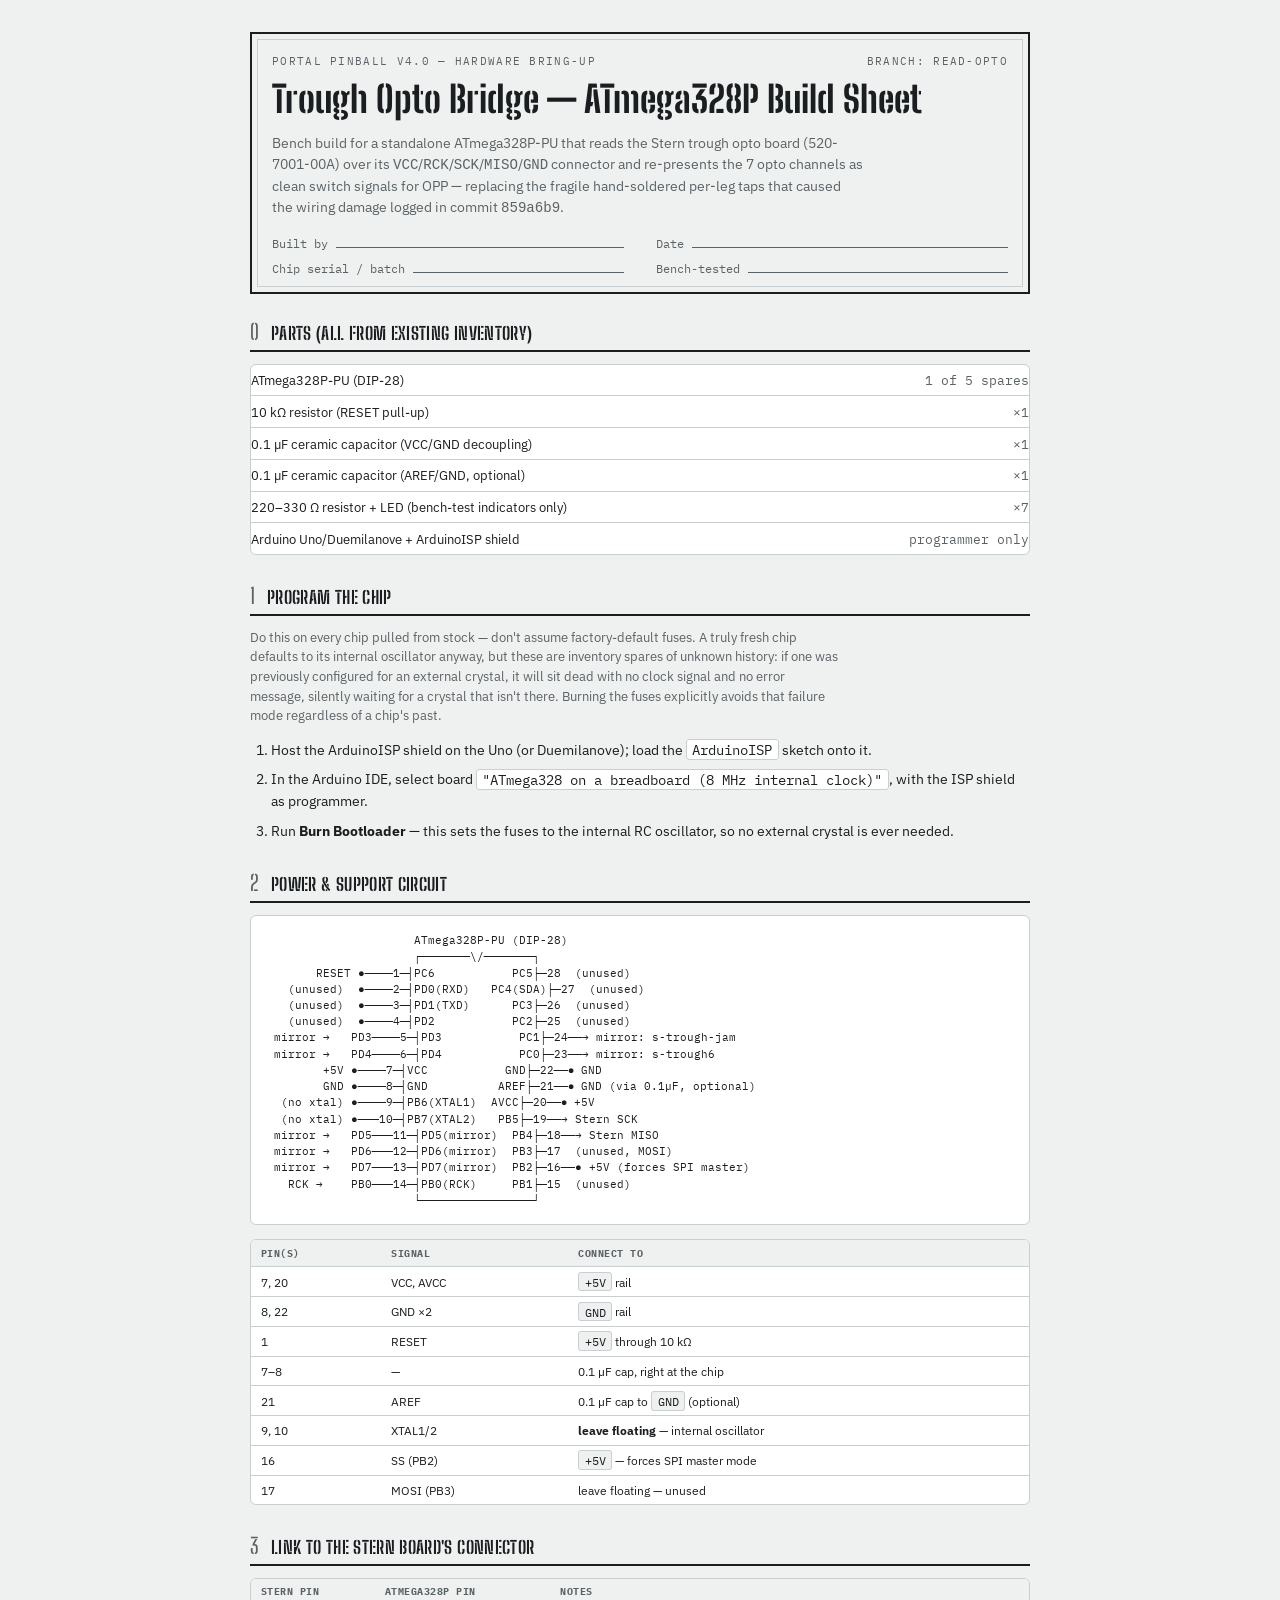
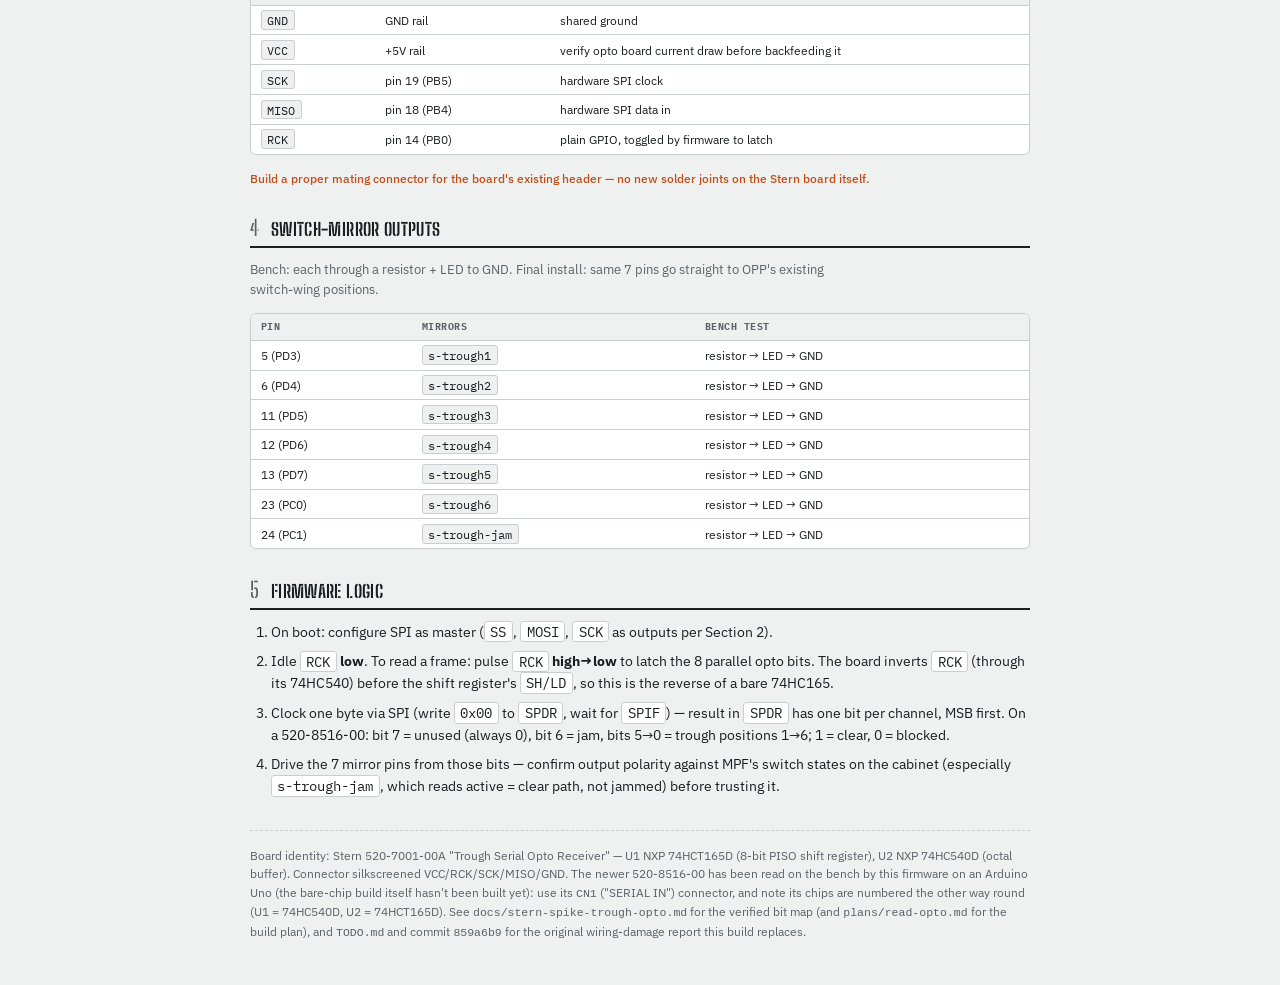
<file: design/physical-checklists/trough-opto-bridge.html>
<!doctype html>
<html lang="en">
<head>
<meta charset="utf-8">
<meta name="viewport" content="width=device-width, initial-scale=1">
<title>Trough Opto Bridge — Build Sheet</title>
<link rel="preconnect" href="https://fonts.googleapis.com">
<link rel="preconnect" href="https://fonts.gstatic.com" crossorigin>
<link href="https://fonts.googleapis.com/css2?family=Big+Shoulders+Stencil:wght@600;700&family=IBM+Plex+Sans:wght@400;500;600&family=IBM+Plex+Mono:wght@400;500&display=swap" rel="stylesheet">
<style>
:root{
  --paper:#EEF1F0; --surface:#FFFFFF; --ink:#1B1E20; --ink-mute:#5B6266; --line:#C9CED0;
  --orange:#C24E19; --blue:#2C6E8E; --orange-tint:#F3E3D8; --blue-tint:#DEEAEF;
  --green:#3C7A4B; --green-tint:#DEEEE1;
}
@media (prefers-color-scheme: dark){
  :root:not([data-theme="light"]){
    --paper:#14171A; --surface:#1D2124; --ink:#ECEEEF; --ink-mute:#9AA3A8; --line:#33393D;
    --orange:#FF8A4C; --blue:#5FB4D8; --orange-tint:#3A2416; --blue-tint:#122A33;
    --green:#6FCB85; --green-tint:#173222;
  }
}
:root[data-theme="dark"]{
  --paper:#14171A; --surface:#1D2124; --ink:#ECEEEF; --ink-mute:#9AA3A8; --line:#33393D;
  --orange:#FF8A4C; --blue:#5FB4D8; --orange-tint:#3A2416; --blue-tint:#122A33;
  --green:#6FCB85; --green-tint:#173222;
}
@page{ size:A4; margin:14mm 13mm; }
*{box-sizing:border-box;}
body{
  margin:0; background:var(--paper); color:var(--ink);
  font-family:"IBM Plex Sans", ui-sans-serif, system-ui, sans-serif;
  -webkit-font-smoothing:antialiased;
}
.sheet{ max-width:820px; margin:0 auto; padding:2rem 1.25rem 3rem; }

.masthead{ border:2px solid var(--ink); padding:1.25rem 1.25rem 1rem; margin-bottom:1.75rem; position:relative; }
.masthead::before{ content:""; position:absolute; top:5px; left:5px; right:5px; bottom:5px; border:1px solid var(--line); pointer-events:none; }
.masthead .kicker{
  font-family:"IBM Plex Mono", ui-monospace, monospace; font-size:0.68rem; letter-spacing:0.12em;
  text-transform:uppercase; color:var(--ink-mute); display:flex; justify-content:space-between; margin-bottom:0.75rem;
}
.masthead h1{
  font-family:"Big Shoulders Stencil","Arial Narrow",sans-serif; font-weight:700;
  font-size:clamp(1.7rem, 5vw, 2.3rem); line-height:1.05; margin:0 0 0.4rem;
}
.masthead .sub{ font-size:0.88rem; color:var(--ink-mute); max-width:74ch; line-height:1.5; }
.masthead .fields{
  margin-top:1rem; display:grid; grid-template-columns:1fr 1fr; gap:0.6rem 2rem;
  font-family:"IBM Plex Mono", ui-monospace, monospace; font-size:0.74rem;
}
.field-line{ display:flex; align-items:baseline; gap:0.5rem; color:var(--ink-mute); }
.field-line .blank{ flex:1; border-bottom:1px solid var(--ink-mute); height:1.05em; }

.section{ margin-bottom:1.9rem; break-inside:avoid; }
.section-head{
  display:flex; align-items:baseline; gap:0.75rem; border-bottom:2px solid var(--ink);
  padding-bottom:0.4rem; margin-bottom:0.75rem;
}
.section-num{ font-family:"Big Shoulders Stencil","Arial Narrow",sans-serif; font-size:1.35rem; color:var(--ink-mute); line-height:1; }
.section-head h2{
  font-family:"Big Shoulders Stencil","Arial Narrow",sans-serif; font-weight:600; font-size:1.1rem;
  letter-spacing:0.02em; text-transform:uppercase; margin:0; line-height:1;
}
.section-note{ font-size:0.82rem; color:var(--ink-mute); margin:0 0 0.85rem; line-height:1.5; max-width:74ch; }

.card{ background:var(--surface); border:1px solid var(--line); border-radius:6px; overflow-x:auto; margin-bottom:0.9rem; }
table.wtable{ width:100%; border-collapse:collapse; font-size:0.78rem; }
table.wtable th, table.wtable td{ padding:0.4rem 0.6rem; border-bottom:1px solid var(--line); text-align:left; }
table.wtable thead th{
  font-family:"IBM Plex Mono", ui-monospace, monospace; font-size:0.64rem; letter-spacing:0.05em;
  text-transform:uppercase; color:var(--ink-mute); background:var(--paper);
}
table.wtable tbody tr:last-child td{ border-bottom:none; }
table.wtable td code, table.wtable th code{
  font-family:"IBM Plex Mono", ui-monospace, monospace; background:var(--paper);
  padding:0.05rem 0.35rem; border-radius:3px; border:1px solid var(--line);
}

.note{ font-size:0.78rem; color:var(--ink-mute); line-height:1.5; margin:0.4rem 0 0; }
.note.warn{ color:var(--orange); font-weight:500; }

.diagram{
  background:var(--surface); border:1px solid var(--line); border-radius:6px;
  padding:1rem; margin-bottom:0.9rem; overflow-x:auto;
}
.diagram pre{
  margin:0; font-family:"IBM Plex Mono", ui-monospace, monospace; font-size:0.7rem;
  line-height:1.45; white-space:pre;
}

ol.steps{ margin:0; padding-left:1.3rem; font-size:0.85rem; line-height:1.6; }
ol.steps li{ margin-bottom:0.5rem; }
ol.steps code{
  font-family:"IBM Plex Mono", ui-monospace, monospace; background:var(--surface);
  padding:0.05rem 0.35rem; border-radius:3px; border:1px solid var(--line);
}

.parts-list{ list-style:none; margin:0; padding:0; font-size:0.83rem; }
.parts-list li{
  display:flex; justify-content:space-between; gap:1rem; padding:0.4rem 0;
  border-bottom:1px solid var(--line);
}
.parts-list li:last-child{ border-bottom:none; }
.parts-list .qty{
  font-family:"IBM Plex Mono", ui-monospace, monospace; color:var(--ink-mute); flex:none;
}

.footer-note{
  margin-top:2rem; padding-top:1rem; border-top:1px dashed var(--line);
  font-size:0.72rem; color:var(--ink-mute); line-height:1.6;
}

@media print{
  body{ background:#fff; color:#000; }
  :root{ --paper:#fff; --surface:#fff; --ink:#000; --ink-mute:#444; --line:#bbb; }
  .sheet{ max-width:none; padding:0; }
  a{ color:inherit; text-decoration:none; }
}
</style>
</head>
<body>
<div class="sheet">

  <div class="masthead">
    <div class="kicker">
      <span>Portal Pinball V4.0 — Hardware Bring-up</span>
      <span>Branch: read-opto</span>
    </div>
    <h1>Trough Opto Bridge — ATmega328P Build Sheet</h1>
    <p class="sub">
      Bench build for a standalone ATmega328P-PU that reads the Stern trough opto board
      (520-7001-00A) over its <code>VCC</code>/<code>RCK</code>/<code>SCK</code>/<code>MISO</code>/<code>GND</code>
      connector and re-presents the 7 opto channels as clean switch signals for OPP —
      replacing the fragile hand-soldered per-leg taps that caused the wiring damage
      logged in commit <code>859a6b9</code>.
    </p>
    <div class="fields">
      <div class="field-line"><span>Built by</span><span class="blank"></span></div>
      <div class="field-line"><span>Date</span><span class="blank"></span></div>
      <div class="field-line"><span>Chip serial / batch</span><span class="blank"></span></div>
      <div class="field-line"><span>Bench-tested</span><span class="blank"></span></div>
    </div>
  </div>

  <div class="section">
    <div class="section-head">
      <span class="section-num">0</span>
      <h2>Parts (all from existing inventory)</h2>
    </div>
    <div class="card">
      <ul class="parts-list">
        <li><span>ATmega328P-PU (DIP-28)</span><span class="qty">1 of 5 spares</span></li>
        <li><span>10 kΩ resistor (RESET pull-up)</span><span class="qty">×1</span></li>
        <li><span>0.1 µF ceramic capacitor (VCC/GND decoupling)</span><span class="qty">×1</span></li>
        <li><span>0.1 µF ceramic capacitor (AREF/GND, optional)</span><span class="qty">×1</span></li>
        <li><span>220–330 Ω resistor + LED (bench-test indicators only)</span><span class="qty">×7</span></li>
        <li><span>Arduino Uno/Duemilanove + ArduinoISP shield</span><span class="qty">programmer only</span></li>
      </ul>
    </div>
  </div>

  <div class="section">
    <div class="section-head">
      <span class="section-num">1</span>
      <h2>Program the chip</h2>
    </div>
    <p class="section-note">Do this on every chip pulled from stock — don't assume factory-default fuses. A
    truly fresh chip defaults to its internal oscillator anyway, but these are inventory spares of
    unknown history: if one was previously configured for an external crystal, it will sit dead
    with no clock signal and no error message, silently waiting for a crystal that isn't there.
    Burning the fuses explicitly avoids that failure mode regardless of a chip's past.</p>
    <ol class="steps">
      <li>Host the ArduinoISP shield on the Uno (or Duemilanove); load the <code>ArduinoISP</code> sketch onto it.</li>
      <li>In the Arduino IDE, select board <code>"ATmega328 on a breadboard (8 MHz internal clock)"</code>, with the ISP shield as programmer.</li>
      <li>Run <strong>Burn Bootloader</strong> — this sets the fuses to the internal RC oscillator, so no external crystal is ever needed.</li>
    </ol>
  </div>

  <div class="section">
    <div class="section-head">
      <span class="section-num">2</span>
      <h2>Power &amp; support circuit</h2>
    </div>
    <div class="diagram">
<pre>                     ATmega328P-PU (DIP-28)
                     ┌───────\/───────┐
       RESET ●────1─┤PC6           PC5├─28  (unused)
   (unused)  ●────2─┤PD0(RXD)   PC4(SDA)├─27  (unused)
   (unused)  ●────3─┤PD1(TXD)      PC3├─26  (unused)
   (unused)  ●────4─┤PD2           PC2├─25  (unused)
 mirror →   PD3────5─┤PD3           PC1├─24──→ mirror: s-trough-jam
 mirror →   PD4────6─┤PD4           PC0├─23──→ mirror: s-trough6
        +5V ●────7─┤VCC           GND├─22──● GND
        GND ●────8─┤GND          AREF├─21──● GND (via 0.1µF, optional)
  (no xtal) ●────9─┤PB6(XTAL1)  AVCC├─20──● +5V
  (no xtal) ●───10─┤PB7(XTAL2)   PB5├─19──→ Stern SCK
 mirror →   PD5───11─┤PD5(mirror)  PB4├─18──→ Stern MISO
 mirror →   PD6───12─┤PD6(mirror)  PB3├─17  (unused, MOSI)
 mirror →   PD7───13─┤PD7(mirror)  PB2├─16──● +5V (forces SPI master)
   RCK →    PB0───14─┤PB0(RCK)     PB1├─15  (unused)
                     └────────────────┘</pre>
    </div>
    <div class="card">
      <table class="wtable">
        <thead><tr><th>Pin(s)</th><th>Signal</th><th>Connect to</th></tr></thead>
        <tbody>
          <tr><td>7, 20</td><td>VCC, AVCC</td><td><code>+5V</code> rail</td></tr>
          <tr><td>8, 22</td><td>GND ×2</td><td><code>GND</code> rail</td></tr>
          <tr><td>1</td><td>RESET</td><td><code>+5V</code> through 10 kΩ</td></tr>
          <tr><td>7–8</td><td>—</td><td>0.1 µF cap, right at the chip</td></tr>
          <tr><td>21</td><td>AREF</td><td>0.1 µF cap to <code>GND</code> (optional)</td></tr>
          <tr><td>9, 10</td><td>XTAL1/2</td><td><strong>leave floating</strong> — internal oscillator</td></tr>
          <tr><td>16</td><td>SS (PB2)</td><td><code>+5V</code> — forces SPI master mode</td></tr>
          <tr><td>17</td><td>MOSI (PB3)</td><td>leave floating — unused</td></tr>
        </tbody>
      </table>
    </div>
  </div>

  <div class="section">
    <div class="section-head">
      <span class="section-num">3</span>
      <h2>Link to the Stern board's connector</h2>
    </div>
    <div class="card">
      <table class="wtable">
        <thead><tr><th>Stern pin</th><th>ATmega328P pin</th><th>Notes</th></tr></thead>
        <tbody>
          <tr><td><code>GND</code></td><td>GND rail</td><td>shared ground</td></tr>
          <tr><td><code>VCC</code></td><td>+5V rail</td><td>verify opto board current draw before backfeeding it</td></tr>
          <tr><td><code>SCK</code></td><td>pin 19 (PB5)</td><td>hardware SPI clock</td></tr>
          <tr><td><code>MISO</code></td><td>pin 18 (PB4)</td><td>hardware SPI data in</td></tr>
          <tr><td><code>RCK</code></td><td>pin 14 (PB0)</td><td>plain GPIO, toggled by firmware to latch</td></tr>
        </tbody>
      </table>
    </div>
    <p class="note warn">Build a proper mating connector for the board's existing header — no new solder joints on the Stern board itself.</p>
  </div>

  <div class="section">
    <div class="section-head">
      <span class="section-num">4</span>
      <h2>Switch-mirror outputs</h2>
    </div>
    <p class="section-note">Bench: each through a resistor + LED to GND. Final install: same 7 pins go straight to OPP's existing switch-wing positions.</p>
    <div class="card">
      <table class="wtable">
        <thead><tr><th>Pin</th><th>Mirrors</th><th>Bench test</th></tr></thead>
        <tbody>
          <tr><td>5 (PD3)</td><td><code>s-trough1</code></td><td>resistor → LED → GND</td></tr>
          <tr><td>6 (PD4)</td><td><code>s-trough2</code></td><td>resistor → LED → GND</td></tr>
          <tr><td>11 (PD5)</td><td><code>s-trough3</code></td><td>resistor → LED → GND</td></tr>
          <tr><td>12 (PD6)</td><td><code>s-trough4</code></td><td>resistor → LED → GND</td></tr>
          <tr><td>13 (PD7)</td><td><code>s-trough5</code></td><td>resistor → LED → GND</td></tr>
          <tr><td>23 (PC0)</td><td><code>s-trough6</code></td><td>resistor → LED → GND</td></tr>
          <tr><td>24 (PC1)</td><td><code>s-trough-jam</code></td><td>resistor → LED → GND</td></tr>
        </tbody>
      </table>
    </div>
  </div>

  <div class="section">
    <div class="section-head">
      <span class="section-num">5</span>
      <h2>Firmware logic</h2>
    </div>
    <ol class="steps">
      <li>On boot: configure SPI as master (<code>SS</code>, <code>MOSI</code>, <code>SCK</code> as outputs per Section 2).</li>
      <li>Idle <code>RCK</code> <strong>low</strong>. To read a frame: pulse <code>RCK</code> <strong>high→low</strong> to latch the 8 parallel opto bits. The board inverts <code>RCK</code> (through its 74HC540) before the shift register's <code>SH/LD</code>, so this is the reverse of a bare 74HC165.</li>
      <li>Clock one byte via SPI (write <code>0x00</code> to <code>SPDR</code>, wait for <code>SPIF</code>) — result in <code>SPDR</code> has one bit per channel, MSB first. On a 520-8516-00: bit 7 = unused (always 0), bit 6 = jam, bits 5→0 = trough positions 1→6; 1 = clear, 0 = blocked.</li>
      <li>Drive the 7 mirror pins from those bits — confirm output polarity against MPF's switch states on the cabinet (especially <code>s-trough-jam</code>, which reads active = clear path, not jammed) before trusting it.</li>
    </ol>
  </div>

  <div class="footer-note">
    Board identity: Stern 520-7001-00A "Trough Serial Opto Receiver" — U1 NXP 74HCT165D (8-bit
    PISO shift register), U2 NXP 74HC540D (octal buffer). Connector silkscreened
    VCC/RCK/SCK/MISO/GND. The newer 520-8516-00 has been read on the bench by this firmware on an Arduino Uno (the bare-chip build itself hasn't been built yet): use its
    <code>CN1</code> ("SERIAL IN") connector, and note its chips are numbered the other way round
    (U1 = 74HC540D, U2 = 74HCT165D). See <code>docs/stern-spike-trough-opto.md</code> for the verified bit map (and <code>plans/read-opto.md</code> for the build plan),
    and <code>TODO.md</code> and commit <code>859a6b9</code> for the original wiring-damage report
    this build replaces.
  </div>

</div>
</body>
</html>
</file>
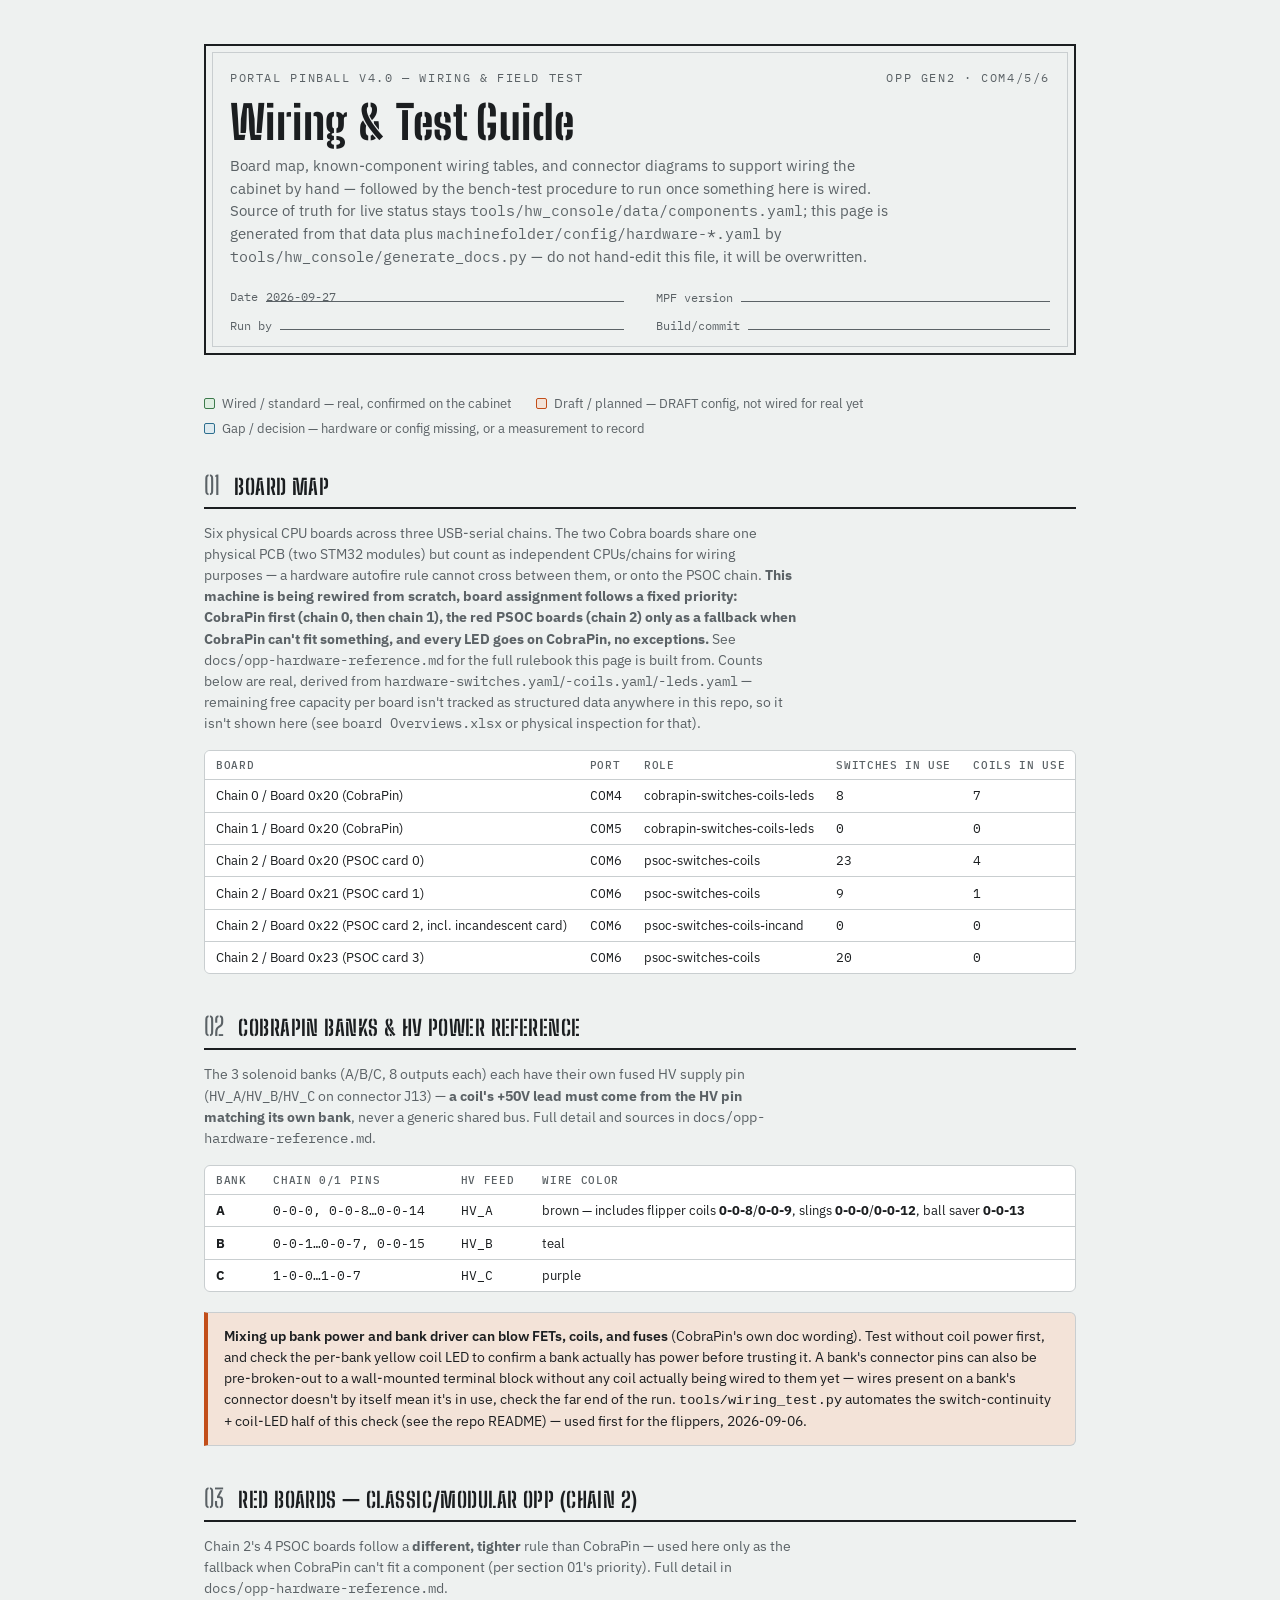
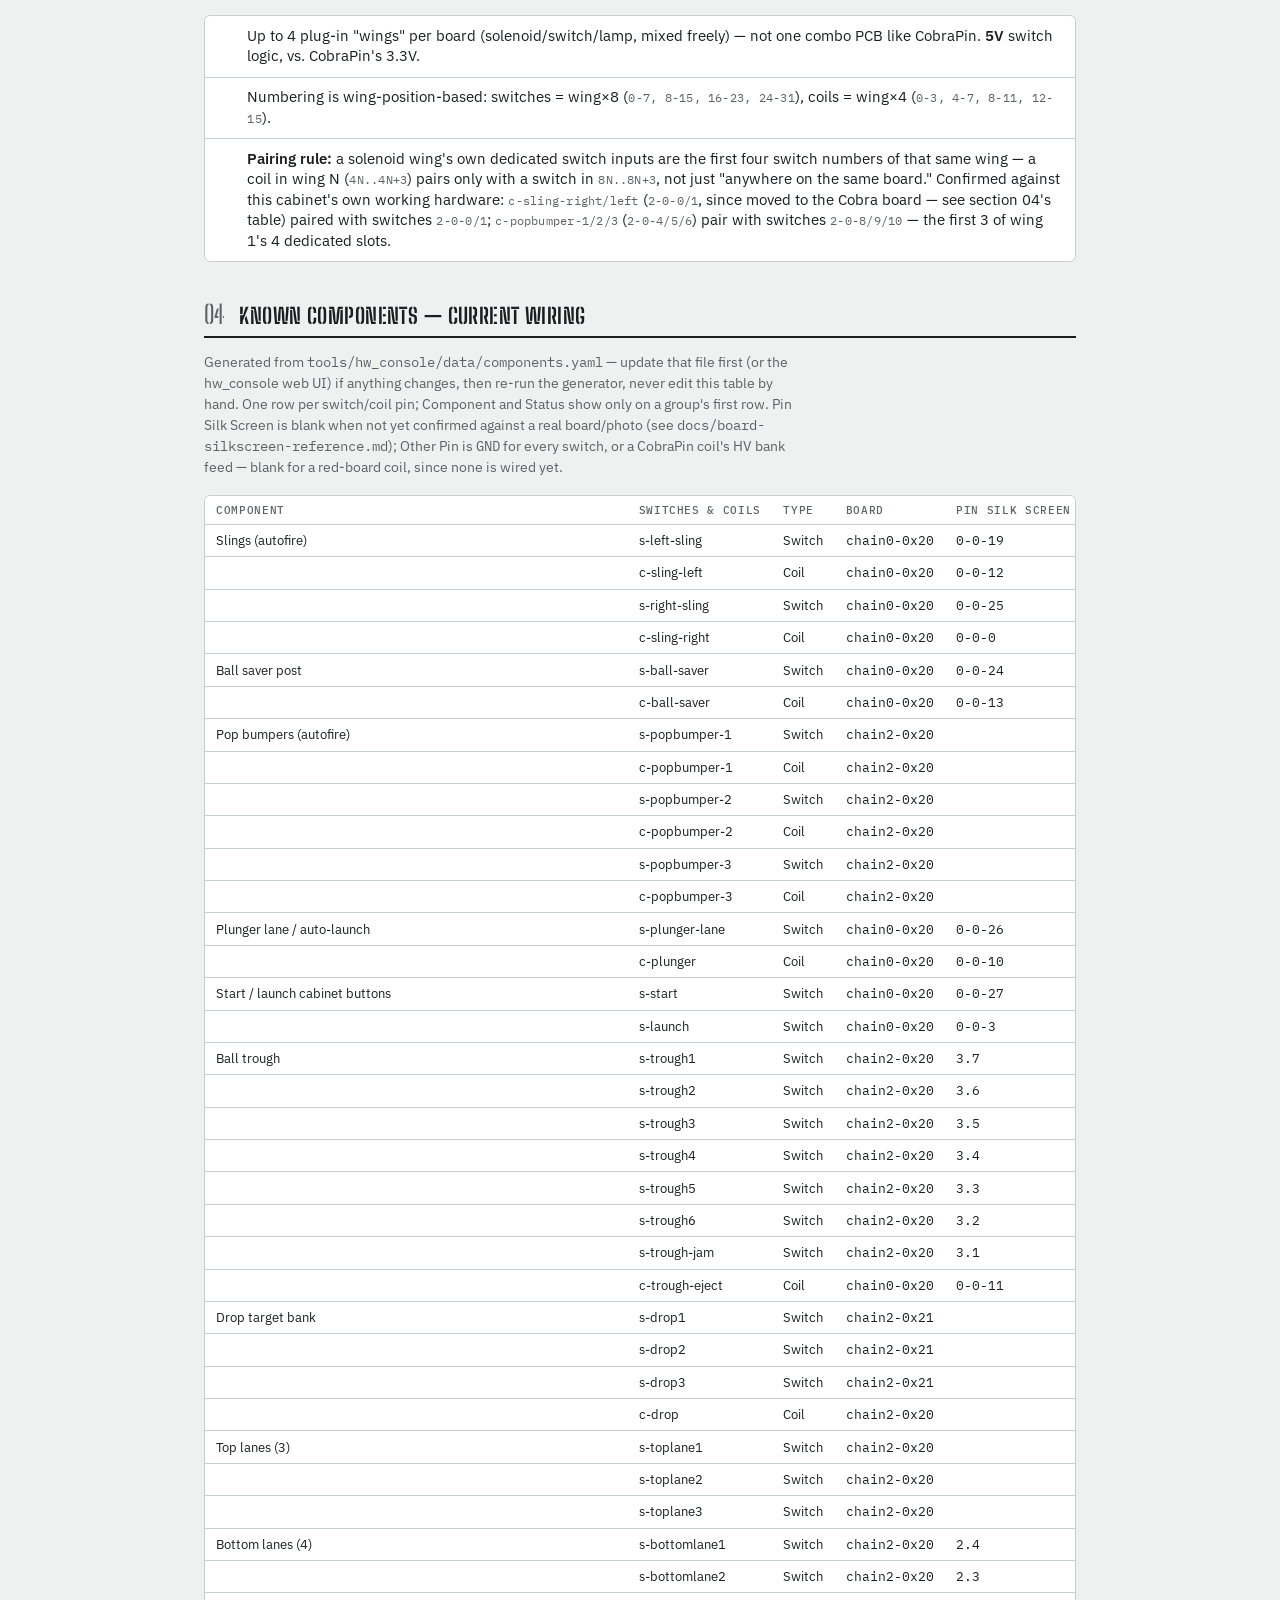
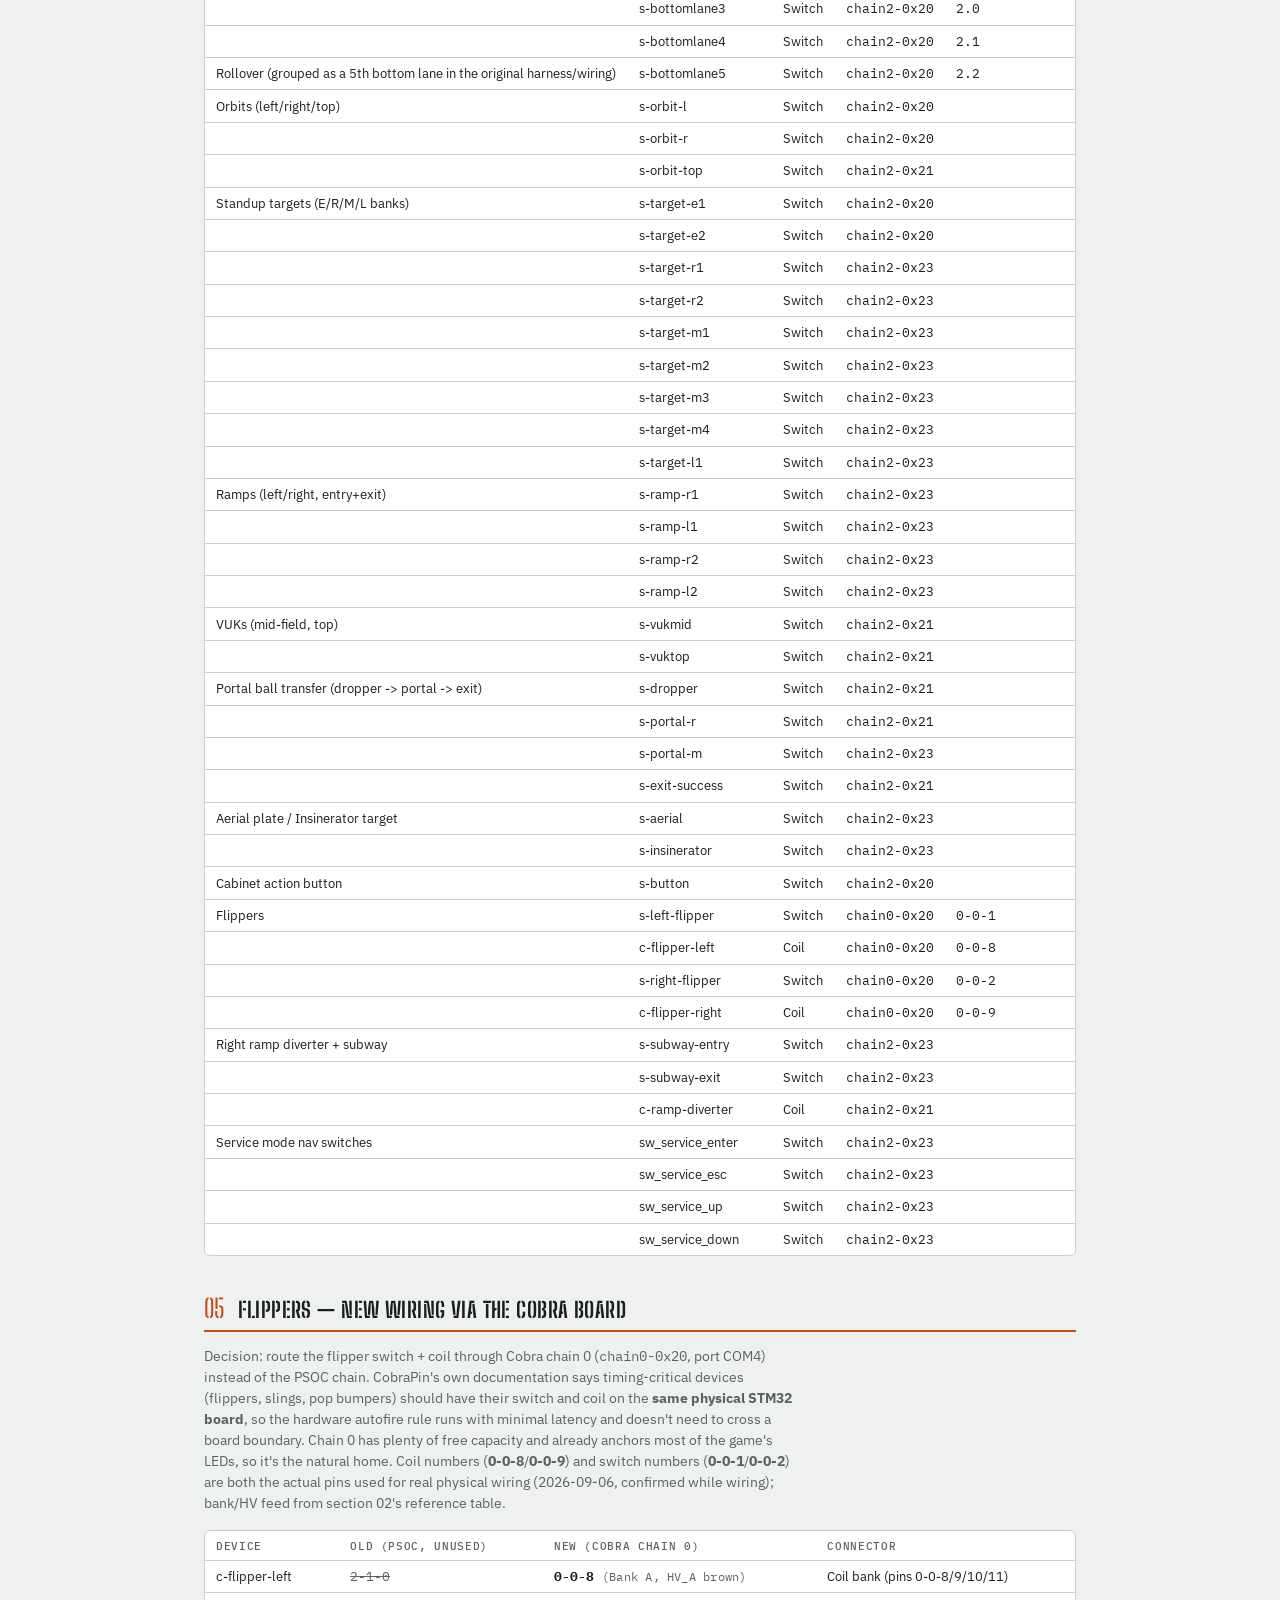
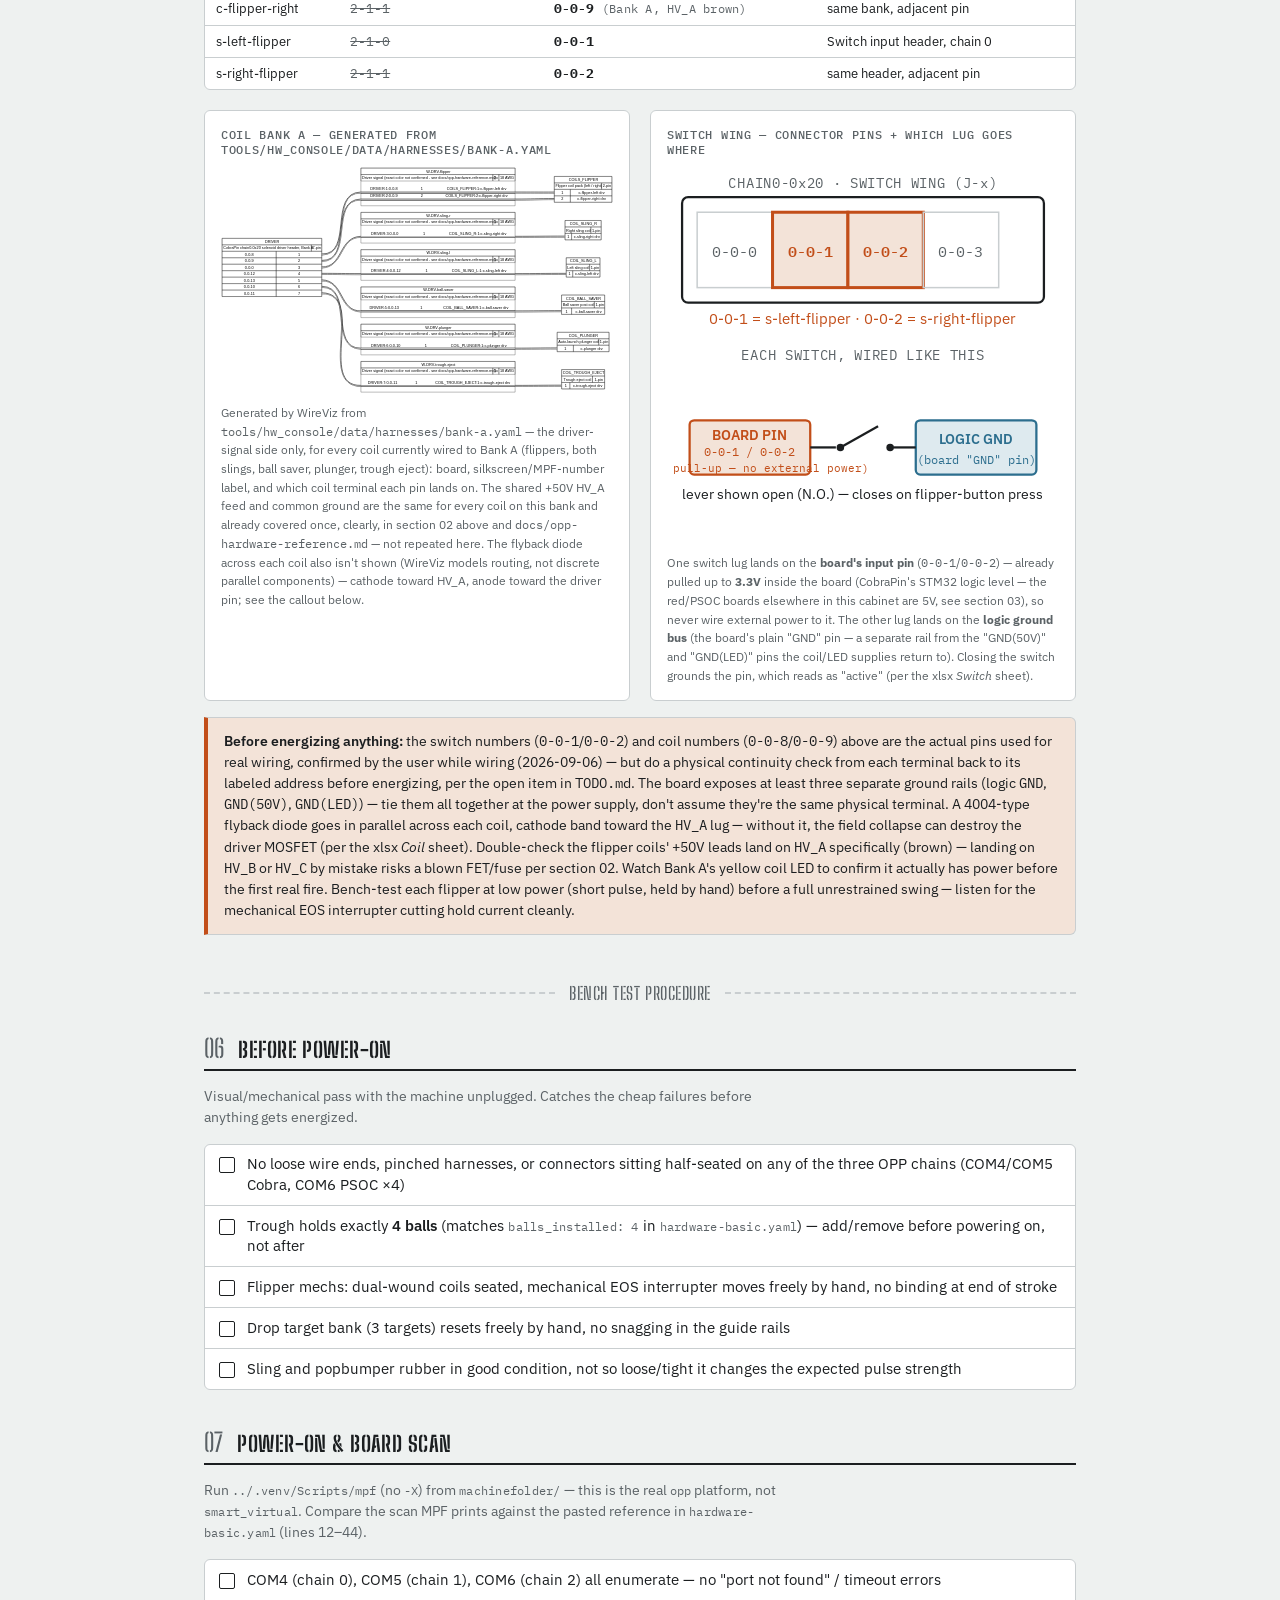
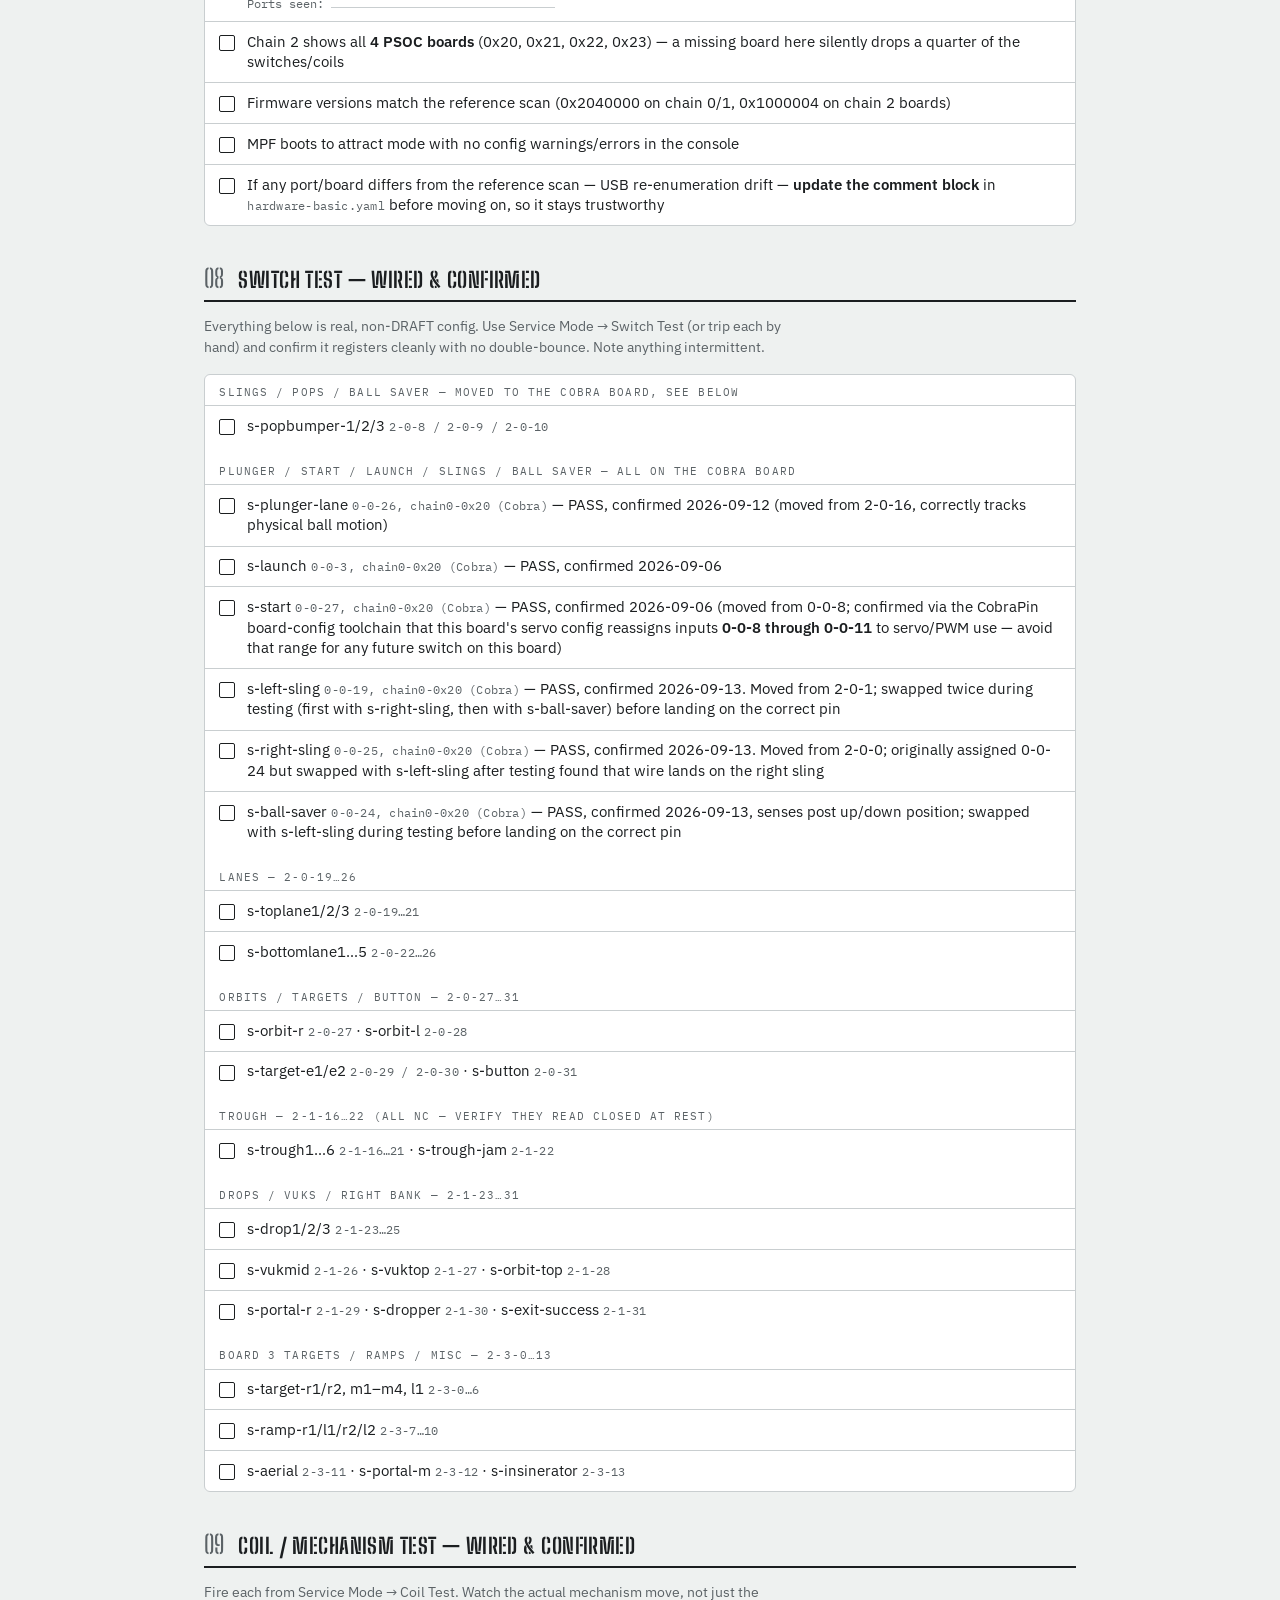
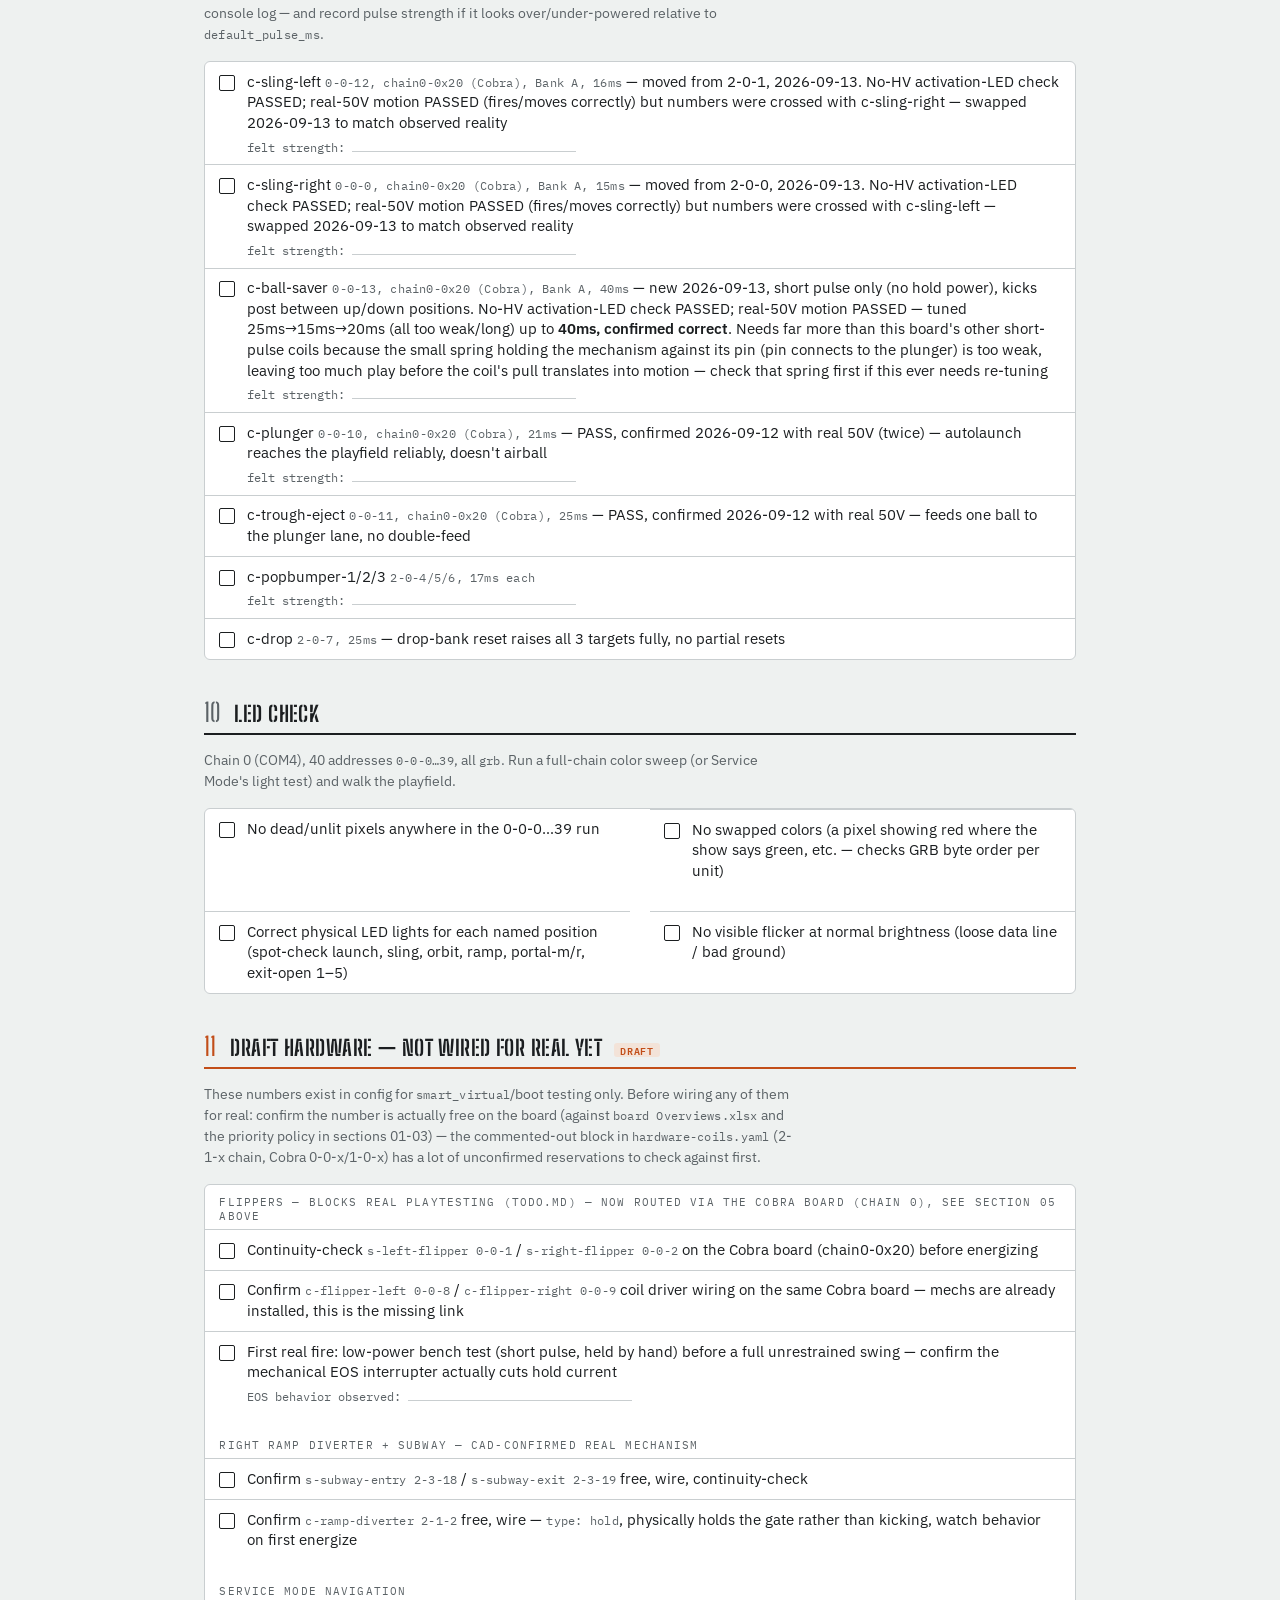
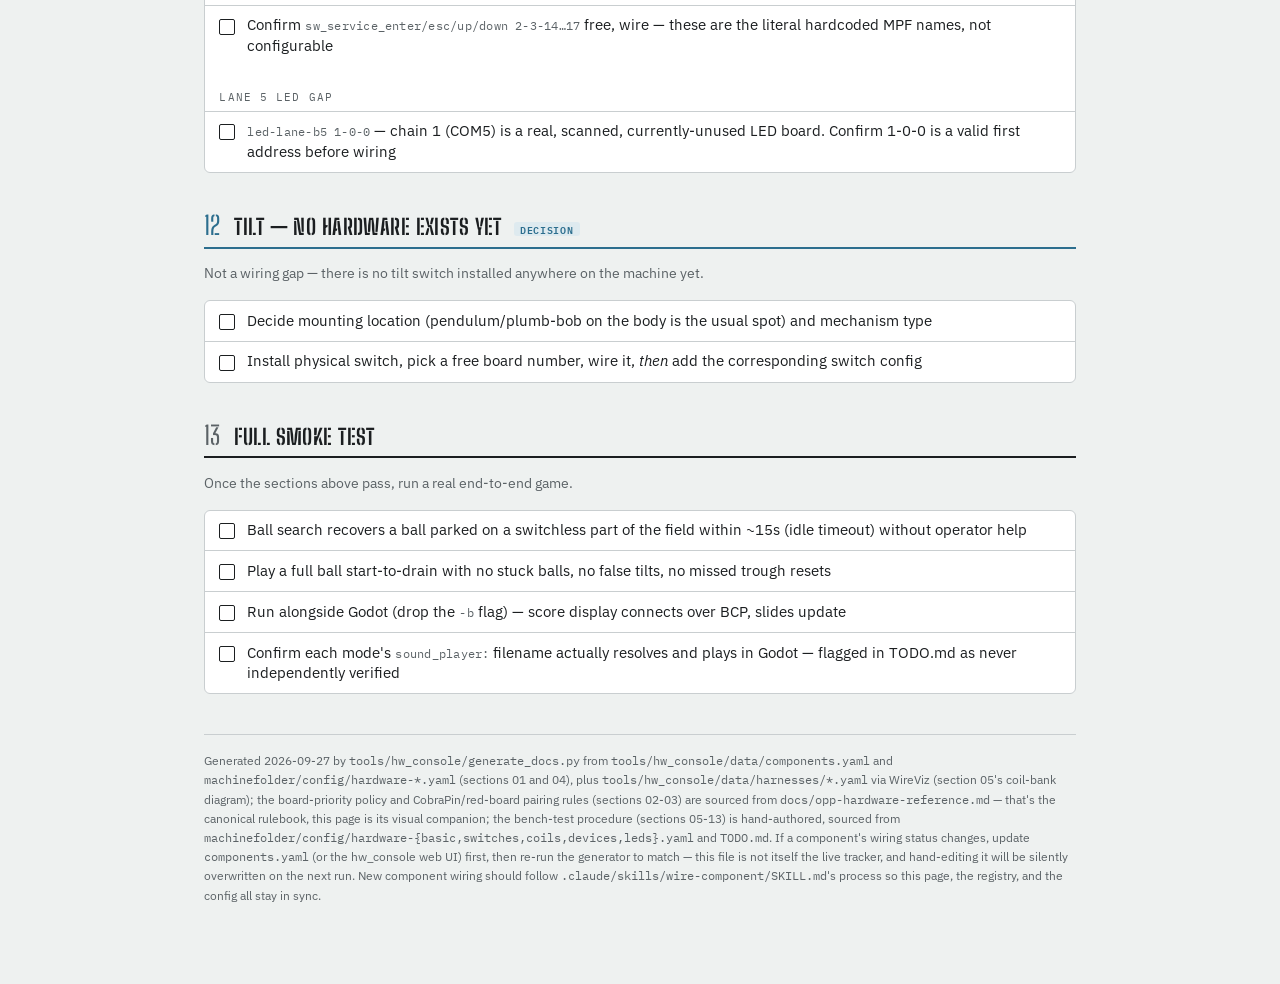
<file: design/physical-checklists/wiring-guide.html>
<title>Wiring &amp; Test Guide</title>
<link rel="preconnect" href="https://fonts.googleapis.com">
<link rel="preconnect" href="https://fonts.gstatic.com" crossorigin>
<link href="https://fonts.googleapis.com/css2?family=Big+Shoulders+Stencil:wght@600;700&family=IBM+Plex+Sans:wght@400;500;600&family=IBM+Plex+Mono:wght@400;500&display=swap" rel="stylesheet">
<style>
:root{
  --paper:#EEF1F0;
  --surface:#FFFFFF;
  --ink:#1B1E20;
  --ink-mute:#5B6266;
  --line:#C9CED0;
  --orange:#C24E19;
  --blue:#2C6E8E;
  --orange-tint:#F3E3D8;
  --blue-tint:#DEEAEF;
  --green:#3C7A4B;
  --green-tint:#DEEEE1;
}
@media (prefers-color-scheme: dark){
  :root:not([data-theme="light"]){
    --paper:#14171A;
    --surface:#1D2124;
    --ink:#ECEEEF;
    --ink-mute:#9AA3A8;
    --line:#33393D;
    --orange:#FF8A4C;
    --blue:#5FB4D8;
    --orange-tint:#3A2416;
    --blue-tint:#122A33;
    --green:#6FCB85;
    --green-tint:#173222;
  }
}
:root[data-theme="dark"]{
  --paper:#14171A;
  --surface:#1D2124;
  --ink:#ECEEEF;
  --ink-mute:#9AA3A8;
  --line:#33393D;
  --orange:#FF8A4C;
  --blue:#5FB4D8;
  --orange-tint:#3A2416;
  --blue-tint:#122A33;
  --green:#6FCB85;
  --green-tint:#173222;
}

*{box-sizing:border-box;}
body{
  margin:0;
  background:var(--paper);
  color:var(--ink);
  font-family:"IBM Plex Sans", ui-sans-serif, system-ui, sans-serif;
  -webkit-font-smoothing:antialiased;
}

.sheet{
  max-width:920px;
  margin:0 auto;
  padding:2.75rem 1.5rem 5rem;
}

/* ---------- Masthead ---------- */
.masthead{
  border:2px solid var(--ink);
  padding:1.5rem 1.5rem 1.25rem;
  margin-bottom:2.5rem;
  position:relative;
}
.masthead::before{
  content:"";
  position:absolute;
  top:6px; left:6px; right:6px; bottom:6px;
  border:1px solid var(--line);
  pointer-events:none;
}
.masthead .kicker{
  font-family:"IBM Plex Mono", ui-monospace, monospace;
  font-size:0.72rem;
  letter-spacing:0.14em;
  text-transform:uppercase;
  color:var(--ink-mute);
  display:flex;
  justify-content:space-between;
  margin-bottom:0.9rem;
}
.masthead h1{
  font-family:"Big Shoulders Stencil", "Arial Narrow", sans-serif;
  font-weight:700;
  font-size:clamp(2.1rem, 6vw, 2.9rem);
  line-height:1;
  letter-spacing:0.01em;
  margin:0 0 0.5rem;
  text-wrap:balance;
}
.masthead .sub{
  font-size:0.95rem;
  color:var(--ink-mute);
  max-width:74ch;
  line-height:1.5;
}
.masthead .fields{
  margin-top:1.25rem;
  display:grid;
  grid-template-columns:1fr 1fr;
  gap:0.75rem 2rem;
  font-family:"IBM Plex Mono", ui-monospace, monospace;
  font-size:0.78rem;
}
.field-line{
  display:flex;
  align-items:baseline;
  gap:0.5rem;
  color:var(--ink-mute);
}
.field-line .blank{
  flex:1;
  border-bottom:1px solid var(--ink-mute);
  height:1.1em;
}

/* ---------- Legend ---------- */
.legend{
  display:flex;
  flex-wrap:wrap;
  gap:0.5rem 1.5rem;
  margin-bottom:2.25rem;
  font-size:0.8rem;
  color:var(--ink-mute);
}
.legend span{display:flex; align-items:center; gap:0.45rem;}
.swatch{
  width:0.85em; height:0.85em;
  border:1.5px solid currentColor;
  border-radius:2px;
  flex:none;
}
.swatch.wired{color:var(--green); background:var(--green-tint);}
.swatch.draft{color:var(--orange); background:var(--orange-tint);}
.swatch.gap{color:var(--blue); background:var(--blue-tint);}

/* ---------- Sections ---------- */
.section{margin-bottom:2.5rem;}
.section-head{
  display:flex;
  align-items:baseline;
  gap:0.9rem;
  border-bottom:2px solid var(--ink);
  padding-bottom:0.5rem;
  margin-bottom:0.9rem;
}
.section-num{
  font-family:"Big Shoulders Stencil", "Arial Narrow", sans-serif;
  font-size:1.6rem;
  color:var(--ink-mute);
  line-height:1;
}
.section-head h2{
  font-family:"Big Shoulders Stencil", "Arial Narrow", sans-serif;
  font-weight:600;
  font-size:1.35rem;
  letter-spacing:0.02em;
  text-transform:uppercase;
  margin:0;
  line-height:1;
}
.section-note{
  font-size:0.85rem;
  color:var(--ink-mute);
  margin:0 0 1rem;
  line-height:1.55;
  max-width:74ch;
}
.section.flippers .section-head, .section.draft .section-head{border-color:var(--orange);}
.section.flippers .section-num, .section.draft .section-num{color:var(--orange);}
.section.decision .section-head{border-color:var(--blue);}
.section.decision .section-num{color:var(--blue);}

.divider{
  display:flex;
  align-items:center;
  gap:0.9rem;
  margin:3rem 0 2rem;
  font-family:"Big Shoulders Stencil", "Arial Narrow", sans-serif;
  font-size:1.1rem;
  letter-spacing:0.03em;
  text-transform:uppercase;
  color:var(--ink-mute);
}
.divider::before, .divider::after{
  content:"";
  flex:1;
  border-top:2px dashed var(--line);
}

/* ---------- Tables ---------- */
.card{
  background:var(--surface);
  border:1px solid var(--line);
  border-radius:6px;
  overflow-x:auto;
}
table.wtable{
  width:100%;
  border-collapse:collapse;
  font-size:0.82rem;
}
table.wtable th, table.wtable td{
  padding:0.45rem 0.7rem;
  border-bottom:1px solid var(--line);
  text-align:left;
  white-space:nowrap;
}
table.wtable thead th{
  font-family:"IBM Plex Mono", ui-monospace, monospace;
  font-size:0.68rem;
  letter-spacing:0.06em;
  text-transform:uppercase;
  color:var(--ink-mute);
  font-weight:500;
}
table.wtable tbody tr:last-child td{border-bottom:none;}
table.wtable td.num, table.wtable td.brd{font-family:"IBM Plex Mono", ui-monospace, monospace;}
.status{
  display:inline-block;
  font-family:"IBM Plex Mono", ui-monospace, monospace;
  font-size:0.66rem;
  letter-spacing:0.05em;
  text-transform:uppercase;
  padding:0.08rem 0.4rem;
  border-radius:3px;
}
.status.wired{color:var(--green); background:var(--green-tint);}
.status.planned{color:var(--orange); background:var(--orange-tint);}
.status.gap{color:var(--blue); background:var(--blue-tint);}

.grid-two{display:grid; grid-template-columns:1fr 1fr; gap:1.25rem;}
@media (max-width:640px){
  .grid-two{grid-template-columns:1fr;}
  table.wtable{font-size:0.76rem;}
  .masthead .fields{grid-template-columns:1fr;}
}

.sketch{
  background:var(--surface);
  border:1px solid var(--line);
  border-radius:6px;
  padding:1rem;
}
.sketch h3{
  margin:0 0 0.6rem;
  font-family:"IBM Plex Mono", ui-monospace, monospace;
  font-size:0.72rem;
  letter-spacing:0.06em;
  text-transform:uppercase;
  color:var(--ink-mute);
  font-weight:500;
}
.sketch svg{width:100%; height:auto; display:block;}
.sketch .caption{
  margin-top:0.6rem;
  font-size:0.78rem;
  color:var(--ink-mute);
  line-height:1.5;
}

.callout{
  border:1px solid var(--line);
  border-left:4px solid var(--orange);
  background:var(--orange-tint);
  border-radius:0 6px 6px 0;
  padding:0.8rem 1rem;
  font-size:0.85rem;
  line-height:1.55;
  margin-top:1rem;
}
.callout b{font-weight:600;}

/* ---------- Checklist items (bench-test sections) ---------- */
.item{
  display:flex;
  align-items:flex-start;
  gap:0.75rem;
  padding:0.6rem 0.9rem;
  border-top:1px solid var(--line);
}
.item:first-child{border-top:none;}
.box{
  flex:none;
  width:1rem; height:1rem;
  margin-top:0.2rem;
  border:1.5px solid var(--ink);
  border-radius:2px;
}
.item-body{flex:1; min-width:0;}
.item-label{
  font-size:0.92rem;
  line-height:1.4;
}
.item-label b{font-weight:600;}
.item-meta{
  font-family:"IBM Plex Mono", ui-monospace, monospace;
  font-size:0.74rem;
  color:var(--ink-mute);
  letter-spacing:0.02em;
}
.item-note{
  display:flex;
  align-items:baseline;
  gap:0.4rem;
  margin-top:0.35rem;
  font-family:"IBM Plex Mono", ui-monospace, monospace;
  font-size:0.72rem;
  color:var(--ink-mute);
}
.item-note .blank{
  flex:1;
  min-width:3rem;
  max-width:14rem;
  border-bottom:1px solid var(--line);
  height:1.1em;
}
.tag{
  display:inline-block;
  font-family:"IBM Plex Mono", ui-monospace, monospace;
  font-size:0.65rem;
  letter-spacing:0.06em;
  text-transform:uppercase;
  padding:0.1rem 0.4rem;
  border-radius:3px;
  margin-left:0.4rem;
  vertical-align:1px;
}
.tag.draft{color:var(--orange); background:var(--orange-tint);}
.tag.decision{color:var(--blue); background:var(--blue-tint);}

.subhead{
  font-family:"IBM Plex Mono", ui-monospace, monospace;
  font-size:0.7rem;
  letter-spacing:0.1em;
  text-transform:uppercase;
  color:var(--ink-mute);
  margin:1.1rem 0 0.4rem;
}
.subhead:first-child{margin-top:0;}

footer{
  margin-top:2.5rem;
  padding-top:1rem;
  border-top:1px solid var(--line);
  font-size:0.75rem;
  color:var(--ink-mute);
  line-height:1.6;
}

@media print{
  body{background:#fff; color:#000;}
  .sheet{max-width:none; padding:0.4in;}
  .card, .sketch{box-shadow:none;}
  .section{break-inside:avoid; page-break-inside:avoid;}
  a{color:inherit; text-decoration:none;}
}
</style>

<div class="sheet">

  <div class="masthead">
    <div class="kicker">
      <span>Portal Pinball V4.0 — Wiring &amp; Field Test</span>
      <span>OPP gen2 · COM4/5/6</span>
    </div>
    <h1>Wiring &amp; Test Guide</h1>
    <div class="sub">Board map, known-component wiring tables, and connector diagrams to support wiring the cabinet by hand — followed by the bench-test procedure to run once something here is wired. Source of truth for live status stays <span style="font-family:'IBM Plex Mono',monospace">tools/hw_console/data/components.yaml</span>; this page is generated from that data plus <span style="font-family:'IBM Plex Mono',monospace">machinefolder/config/hardware-*.yaml</span> by <span style="font-family:'IBM Plex Mono',monospace">tools/hw_console/generate_docs.py</span> — do not hand-edit this file, it will be overwritten.</div>
    <div class="fields">
      <div class="field-line">Date <span class="blank">2026-09-27</span></div>
      <div class="field-line">MPF version <span class="blank"></span></div>
      <div class="field-line">Run by <span class="blank"></span></div>
      <div class="field-line">Build/commit <span class="blank"></span></div>
    </div>
  </div>

  <div class="legend">
    <span><span class="swatch wired"></span>Wired / standard — real, confirmed on the cabinet</span>
    <span><span class="swatch draft"></span>Draft / planned — DRAFT config, not wired for real yet</span>
    <span><span class="swatch gap"></span>Gap / decision — hardware or config missing, or a measurement to record</span>
  </div>

  <!-- 01 -->
  <div class="section">
    <div class="section-head"><span class="section-num">01</span><h2>Board map</h2></div>
    <p class="section-note">Six physical CPU boards across three USB-serial chains. The two Cobra boards share one physical PCB (two STM32 modules) but count as independent CPUs/chains for wiring purposes — a hardware autofire rule cannot cross between them, or onto the PSOC chain. <b>This machine is being rewired from scratch, board assignment follows a fixed priority: CobraPin first (chain 0, then chain 1), the red PSOC boards (chain 2) only as a fallback when CobraPin can't fit something, and every LED goes on CobraPin, no exceptions.</b> See <span style="font-family:'IBM Plex Mono',monospace">docs/opp-hardware-reference.md</span> for the full rulebook this page is built from. Counts below are real, derived from <span style="font-family:'IBM Plex Mono',monospace">hardware-switches.yaml</span>/<span style="font-family:'IBM Plex Mono',monospace">-coils.yaml</span>/<span style="font-family:'IBM Plex Mono',monospace">-leds.yaml</span> — remaining free capacity per board isn't tracked as structured data anywhere in this repo, so it isn't shown here (see <span style="font-family:'IBM Plex Mono',monospace">board Overviews.xlsx</span> or physical inspection for that).</p>
    <div class="card">
      <table class="wtable">
        <thead><tr><th>Board</th><th>Port</th><th>Role</th><th>Switches in use</th><th>Coils in use</th><th>Reserved</th><th>LEDs in use</th></tr></thead>
        <tbody>
          <tr><td>Chain 0 / Board 0x20 (CobraPin)</td><td class="brd">COM4</td><td>cobrapin-switches-coils-leds</td><td class="num">8</td><td class="num">7</td><td class="num">4</td><td class="num">40</td></tr>
          <tr><td>Chain 1 / Board 0x20 (CobraPin)</td><td class="brd">COM5</td><td>cobrapin-switches-coils-leds</td><td class="num">0</td><td class="num">0</td><td class="num">0</td><td class="num">1</td></tr>
          <tr><td>Chain 2 / Board 0x20 (PSOC card 0)</td><td class="brd">COM6</td><td>psoc-switches-coils</td><td class="num">23</td><td class="num">4</td><td class="num">0</td><td class="num">0</td></tr>
          <tr><td>Chain 2 / Board 0x21 (PSOC card 1)</td><td class="brd">COM6</td><td>psoc-switches-coils</td><td class="num">9</td><td class="num">1</td><td class="num">0</td><td class="num">0</td></tr>
          <tr><td>Chain 2 / Board 0x22 (PSOC card 2, incl. incandescent card)</td><td class="brd">COM6</td><td>psoc-switches-coils-incand</td><td class="num">0</td><td class="num">0</td><td class="num">0</td><td class="num">0</td></tr>
          <tr><td>Chain 2 / Board 0x23 (PSOC card 3)</td><td class="brd">COM6</td><td>psoc-switches-coils</td><td class="num">20</td><td class="num">0</td><td class="num">0</td><td class="num">0</td></tr>
        </tbody>
      </table>
    </div>
  </div>

  <!-- 02 -->
  <div class="section">
    <div class="section-head"><span class="section-num">02</span><h2>CobraPin banks &amp; HV power reference</h2></div>
    <p class="section-note">The 3 solenoid banks (A/B/C, 8 outputs each) each have their own fused HV supply pin (<span style="font-family:'IBM Plex Mono',monospace">HV_A</span>/<span style="font-family:'IBM Plex Mono',monospace">HV_B</span>/<span style="font-family:'IBM Plex Mono',monospace">HV_C</span> on connector J13) — <b>a coil's +50V lead must come from the HV pin matching its own bank</b>, never a generic shared bus. Full detail and sources in <span style="font-family:'IBM Plex Mono',monospace">docs/opp-hardware-reference.md</span>.</p>
    <div class="card" style="margin-bottom:1.25rem;">
      <table class="wtable">
        <thead><tr><th>Bank</th><th>Chain 0/1 pins</th><th>HV feed</th><th>Wire color</th></tr></thead>
        <tbody>
          <tr><td><b>A</b></td><td class="num">0-0-0, 0-0-8…0-0-14</td><td class="num">HV_A</td><td>brown — includes flipper coils <b>0-0-8</b>/<b>0-0-9</b>, slings <b>0-0-0</b>/<b>0-0-12</b>, ball saver <b>0-0-13</b></td></tr>
          <tr><td><b>B</b></td><td class="num">0-0-1…0-0-7, 0-0-15</td><td class="num">HV_B</td><td>teal</td></tr>
          <tr><td><b>C</b></td><td class="num">1-0-0…1-0-7</td><td class="num">HV_C</td><td>purple</td></tr>
        </tbody>
      </table>
    </div>
    <div class="callout">
      <b>Mixing up bank power and bank driver can blow FETs, coils, and fuses</b> (CobraPin's own doc wording). Test without coil power first, and check the per-bank yellow coil LED to confirm a bank actually has power before trusting it. A bank's connector pins can also be pre-broken-out to a wall-mounted terminal block without any coil actually being wired to them yet — wires present on a bank's connector doesn't by itself mean it's in use, check the far end of the run. <code>tools/wiring_test.py</code> automates the switch-continuity + coil-LED half of this check (see the repo README) — used first for the flippers, 2026-09-06.
    </div>
  </div>

  <!-- 03 -->
  <div class="section">
    <div class="section-head"><span class="section-num">03</span><h2>Red boards — classic/modular OPP (chain 2)</h2></div>
    <p class="section-note">Chain 2's 4 PSOC boards follow a <b>different, tighter</b> rule than CobraPin — used here only as the fallback when CobraPin can't fit a component (per section 01's priority). Full detail in <span style="font-family:'IBM Plex Mono',monospace">docs/opp-hardware-reference.md</span>.</p>
    <div class="card">
      <div class="item"><span class="box" style="visibility:hidden"></span><div class="item-body"><div class="item-label">Up to 4 plug-in "wings" per board (solenoid/switch/lamp, mixed freely) — not one combo PCB like CobraPin. <b>5V</b> switch logic, vs. CobraPin's 3.3V.</div></div></div>
      <div class="item"><span class="box" style="visibility:hidden"></span><div class="item-body"><div class="item-label">Numbering is wing-position-based: switches = wing×8 (<span class="item-meta">0-7, 8-15, 16-23, 24-31</span>), coils = wing×4 (<span class="item-meta">0-3, 4-7, 8-11, 12-15</span>).</div></div></div>
      <div class="item"><span class="box" style="visibility:hidden"></span><div class="item-body"><div class="item-label"><b>Pairing rule:</b> a solenoid wing's own dedicated switch inputs are the first four switch numbers of that same wing — a coil in wing N (<span class="item-meta">4N..4N+3</span>) pairs only with a switch in <span class="item-meta">8N..8N+3</span>, not just "anywhere on the same board." Confirmed against this cabinet's own working hardware: <span class="item-meta">c-sling-right/left</span> (<span class="item-meta">2-0-0/1</span>, since moved to the Cobra board — see section 04's table) paired with switches <span class="item-meta">2-0-0/1</span>; <span class="item-meta">c-popbumper-1/2/3</span> (<span class="item-meta">2-0-4/5/6</span>) pair with switches <span class="item-meta">2-0-8/9/10</span> — the first 3 of wing 1's 4 dedicated slots.</div></div></div>
    </div>
  </div>

  <!-- 04 -->
  <div class="section">
    <div class="section-head"><span class="section-num">04</span><h2>Known components — current wiring</h2></div>
    <p class="section-note">Generated from <span style="font-family:'IBM Plex Mono',monospace">tools/hw_console/data/components.yaml</span> — update that file first (or the hw_console web UI) if anything changes, then re-run the generator, never edit this table by hand. One row per switch/coil pin; Component and Status show only on a group's first row. Pin Silk Screen is blank when not yet confirmed against a real board/photo (see <span style="font-family:'IBM Plex Mono',monospace">docs/board-silkscreen-reference.md</span>); Other Pin is <span style="font-family:'IBM Plex Mono',monospace">GND</span> for every switch, or a CobraPin coil's HV bank feed — blank for a red-board coil, since none is wired yet.</p>
    <div class="card">
      <table class="wtable">
        <thead><tr><th>Component</th><th>Switches &amp; Coils</th><th>Type</th><th>Board</th><th>Pin Silk Screen</th><th>Other Pin</th><th>MPF</th><th>Status</th></tr></thead>
        <tbody>
          <tr><td>Slings (autofire)</td><td>s-left-sling</td><td>Switch</td><td class="brd">chain0-0x20</td><td class="num">0-0-19</td><td class="num">GND</td><td class="num">0-0-19</td><td><span class="status wired">wired</span></td></tr>
          <tr><td></td><td>c-sling-left</td><td>Coil</td><td class="brd">chain0-0x20</td><td class="num">0-0-12</td><td class="num">HV-A</td><td class="num">0-0-12</td><td></td></tr>
          <tr><td></td><td>s-right-sling</td><td>Switch</td><td class="brd">chain0-0x20</td><td class="num">0-0-25</td><td class="num">GND</td><td class="num">0-0-25</td><td></td></tr>
          <tr><td></td><td>c-sling-right</td><td>Coil</td><td class="brd">chain0-0x20</td><td class="num">0-0-0</td><td class="num">HV-A</td><td class="num">0-0-0</td><td></td></tr>
          <tr><td>Ball saver post</td><td>s-ball-saver</td><td>Switch</td><td class="brd">chain0-0x20</td><td class="num">0-0-24</td><td class="num">GND</td><td class="num">0-0-24</td><td><span class="status wired">wired</span></td></tr>
          <tr><td></td><td>c-ball-saver</td><td>Coil</td><td class="brd">chain0-0x20</td><td class="num">0-0-13</td><td class="num">HV-A</td><td class="num">0-0-13</td><td></td></tr>
          <tr><td>Pop bumpers (autofire)</td><td>s-popbumper-1</td><td>Switch</td><td class="brd">chain2-0x20</td><td class="num"></td><td class="num">GND</td><td class="num">2-0-8</td><td><span class="status planned">planned</span></td></tr>
          <tr><td></td><td>c-popbumper-1</td><td>Coil</td><td class="brd">chain2-0x20</td><td class="num"></td><td class="num"></td><td class="num">2-0-4</td><td></td></tr>
          <tr><td></td><td>s-popbumper-2</td><td>Switch</td><td class="brd">chain2-0x20</td><td class="num"></td><td class="num">GND</td><td class="num">2-0-9</td><td></td></tr>
          <tr><td></td><td>c-popbumper-2</td><td>Coil</td><td class="brd">chain2-0x20</td><td class="num"></td><td class="num"></td><td class="num">2-0-5</td><td></td></tr>
          <tr><td></td><td>s-popbumper-3</td><td>Switch</td><td class="brd">chain2-0x20</td><td class="num"></td><td class="num">GND</td><td class="num">2-0-10</td><td></td></tr>
          <tr><td></td><td>c-popbumper-3</td><td>Coil</td><td class="brd">chain2-0x20</td><td class="num"></td><td class="num"></td><td class="num">2-0-6</td><td></td></tr>
          <tr><td>Plunger lane / auto-launch</td><td>s-plunger-lane</td><td>Switch</td><td class="brd">chain0-0x20</td><td class="num">0-0-26</td><td class="num">GND</td><td class="num">0-0-26</td><td><span class="status wired">wired</span></td></tr>
          <tr><td></td><td>c-plunger</td><td>Coil</td><td class="brd">chain0-0x20</td><td class="num">0-0-10</td><td class="num">HV-A</td><td class="num">0-0-10</td><td></td></tr>
          <tr><td>Start / launch cabinet buttons</td><td>s-start</td><td>Switch</td><td class="brd">chain0-0x20</td><td class="num">0-0-27</td><td class="num">GND</td><td class="num">0-0-27</td><td><span class="status wired">wired</span></td></tr>
          <tr><td></td><td>s-launch</td><td>Switch</td><td class="brd">chain0-0x20</td><td class="num">0-0-3</td><td class="num">GND</td><td class="num">0-0-3</td><td></td></tr>
          <tr><td>Ball trough</td><td>s-trough1</td><td>Switch</td><td class="brd">chain2-0x20</td><td class="num">3.7</td><td class="num">GND</td><td class="num">2-0-16</td><td><span class="status wired">wired</span></td></tr>
          <tr><td></td><td>s-trough2</td><td>Switch</td><td class="brd">chain2-0x20</td><td class="num">3.6</td><td class="num">GND</td><td class="num">2-0-17</td><td></td></tr>
          <tr><td></td><td>s-trough3</td><td>Switch</td><td class="brd">chain2-0x20</td><td class="num">3.5</td><td class="num">GND</td><td class="num">2-0-18</td><td></td></tr>
          <tr><td></td><td>s-trough4</td><td>Switch</td><td class="brd">chain2-0x20</td><td class="num">3.4</td><td class="num">GND</td><td class="num">2-0-19</td><td></td></tr>
          <tr><td></td><td>s-trough5</td><td>Switch</td><td class="brd">chain2-0x20</td><td class="num">3.3</td><td class="num">GND</td><td class="num">2-0-20</td><td></td></tr>
          <tr><td></td><td>s-trough6</td><td>Switch</td><td class="brd">chain2-0x20</td><td class="num">3.2</td><td class="num">GND</td><td class="num">2-0-21</td><td></td></tr>
          <tr><td></td><td>s-trough-jam</td><td>Switch</td><td class="brd">chain2-0x20</td><td class="num">3.1</td><td class="num">GND</td><td class="num">2-0-22</td><td></td></tr>
          <tr><td></td><td>c-trough-eject</td><td>Coil</td><td class="brd">chain0-0x20</td><td class="num">0-0-11</td><td class="num">HV-A</td><td class="num">0-0-11</td><td></td></tr>
          <tr><td>Drop target bank</td><td>s-drop1</td><td>Switch</td><td class="brd">chain2-0x21</td><td class="num"></td><td class="num">GND</td><td class="num">2-1-23</td><td><span class="status planned">planned</span></td></tr>
          <tr><td></td><td>s-drop2</td><td>Switch</td><td class="brd">chain2-0x21</td><td class="num"></td><td class="num">GND</td><td class="num">2-1-24</td><td></td></tr>
          <tr><td></td><td>s-drop3</td><td>Switch</td><td class="brd">chain2-0x21</td><td class="num"></td><td class="num">GND</td><td class="num">2-1-25</td><td></td></tr>
          <tr><td></td><td>c-drop</td><td>Coil</td><td class="brd">chain2-0x20</td><td class="num"></td><td class="num"></td><td class="num">2-0-7</td><td></td></tr>
          <tr><td>Top lanes (3)</td><td>s-toplane1</td><td>Switch</td><td class="brd">chain2-0x20</td><td class="num"></td><td class="num">GND</td><td class="num">2-0-0</td><td><span class="status planned">planned</span></td></tr>
          <tr><td></td><td>s-toplane2</td><td>Switch</td><td class="brd">chain2-0x20</td><td class="num"></td><td class="num">GND</td><td class="num">2-0-1</td><td></td></tr>
          <tr><td></td><td>s-toplane3</td><td>Switch</td><td class="brd">chain2-0x20</td><td class="num"></td><td class="num">GND</td><td class="num">2-0-2</td><td></td></tr>
          <tr><td>Bottom lanes (4)</td><td>s-bottomlane1</td><td>Switch</td><td class="brd">chain2-0x20</td><td class="num">2.4</td><td class="num">GND</td><td class="num">2-0-27</td><td><span class="status wired">wired</span></td></tr>
          <tr><td></td><td>s-bottomlane2</td><td>Switch</td><td class="brd">chain2-0x20</td><td class="num">2.3</td><td class="num">GND</td><td class="num">2-0-28</td><td></td></tr>
          <tr><td></td><td>s-bottomlane3</td><td>Switch</td><td class="brd">chain2-0x20</td><td class="num">2.0</td><td class="num">GND</td><td class="num">2-0-31</td><td></td></tr>
          <tr><td></td><td>s-bottomlane4</td><td>Switch</td><td class="brd">chain2-0x20</td><td class="num">2.1</td><td class="num">GND</td><td class="num">2-0-30</td><td></td></tr>
          <tr><td>Rollover (grouped as a 5th bottom lane in the original harness/wiring)</td><td>s-bottomlane5</td><td>Switch</td><td class="brd">chain2-0x20</td><td class="num">2.2</td><td class="num">GND</td><td class="num">2-0-29</td><td><span class="status wired">wired</span></td></tr>
          <tr><td>Orbits (left/right/top)</td><td>s-orbit-l</td><td>Switch</td><td class="brd">chain2-0x20</td><td class="num"></td><td class="num">GND</td><td class="num">2-0-23</td><td><span class="status planned">planned</span></td></tr>
          <tr><td></td><td>s-orbit-r</td><td>Switch</td><td class="brd">chain2-0x20</td><td class="num"></td><td class="num">GND</td><td class="num">2-0-3</td><td></td></tr>
          <tr><td></td><td>s-orbit-top</td><td>Switch</td><td class="brd">chain2-0x21</td><td class="num"></td><td class="num">GND</td><td class="num">2-1-28</td><td></td></tr>
          <tr><td>Standup targets (E/R/M/L banks)</td><td>s-target-e1</td><td>Switch</td><td class="brd">chain2-0x20</td><td class="num"></td><td class="num">GND</td><td class="num">2-0-24</td><td><span class="status planned">planned</span></td></tr>
          <tr><td></td><td>s-target-e2</td><td>Switch</td><td class="brd">chain2-0x20</td><td class="num"></td><td class="num">GND</td><td class="num">2-0-25</td><td></td></tr>
          <tr><td></td><td>s-target-r1</td><td>Switch</td><td class="brd">chain2-0x23</td><td class="num"></td><td class="num">GND</td><td class="num">2-3-0</td><td></td></tr>
          <tr><td></td><td>s-target-r2</td><td>Switch</td><td class="brd">chain2-0x23</td><td class="num"></td><td class="num">GND</td><td class="num">2-3-1</td><td></td></tr>
          <tr><td></td><td>s-target-m1</td><td>Switch</td><td class="brd">chain2-0x23</td><td class="num"></td><td class="num">GND</td><td class="num">2-3-2</td><td></td></tr>
          <tr><td></td><td>s-target-m2</td><td>Switch</td><td class="brd">chain2-0x23</td><td class="num"></td><td class="num">GND</td><td class="num">2-3-3</td><td></td></tr>
          <tr><td></td><td>s-target-m3</td><td>Switch</td><td class="brd">chain2-0x23</td><td class="num"></td><td class="num">GND</td><td class="num">2-3-4</td><td></td></tr>
          <tr><td></td><td>s-target-m4</td><td>Switch</td><td class="brd">chain2-0x23</td><td class="num"></td><td class="num">GND</td><td class="num">2-3-5</td><td></td></tr>
          <tr><td></td><td>s-target-l1</td><td>Switch</td><td class="brd">chain2-0x23</td><td class="num"></td><td class="num">GND</td><td class="num">2-3-6</td><td></td></tr>
          <tr><td>Ramps (left/right, entry+exit)</td><td>s-ramp-r1</td><td>Switch</td><td class="brd">chain2-0x23</td><td class="num"></td><td class="num">GND</td><td class="num">2-3-7</td><td><span class="status planned">planned</span></td></tr>
          <tr><td></td><td>s-ramp-l1</td><td>Switch</td><td class="brd">chain2-0x23</td><td class="num"></td><td class="num">GND</td><td class="num">2-3-8</td><td></td></tr>
          <tr><td></td><td>s-ramp-r2</td><td>Switch</td><td class="brd">chain2-0x23</td><td class="num"></td><td class="num">GND</td><td class="num">2-3-9</td><td></td></tr>
          <tr><td></td><td>s-ramp-l2</td><td>Switch</td><td class="brd">chain2-0x23</td><td class="num"></td><td class="num">GND</td><td class="num">2-3-10</td><td></td></tr>
          <tr><td>VUKs (mid-field, top)</td><td>s-vukmid</td><td>Switch</td><td class="brd">chain2-0x21</td><td class="num"></td><td class="num">GND</td><td class="num">2-1-26</td><td><span class="status gap">gap</span></td></tr>
          <tr><td></td><td>s-vuktop</td><td>Switch</td><td class="brd">chain2-0x21</td><td class="num"></td><td class="num">GND</td><td class="num">2-1-27</td><td></td></tr>
          <tr><td>Portal ball transfer (dropper -> portal -> exit)</td><td>s-dropper</td><td>Switch</td><td class="brd">chain2-0x21</td><td class="num"></td><td class="num">GND</td><td class="num">2-1-30</td><td><span class="status gap">gap</span></td></tr>
          <tr><td></td><td>s-portal-r</td><td>Switch</td><td class="brd">chain2-0x21</td><td class="num"></td><td class="num">GND</td><td class="num">2-1-29</td><td></td></tr>
          <tr><td></td><td>s-portal-m</td><td>Switch</td><td class="brd">chain2-0x23</td><td class="num"></td><td class="num">GND</td><td class="num">2-3-12</td><td></td></tr>
          <tr><td></td><td>s-exit-success</td><td>Switch</td><td class="brd">chain2-0x21</td><td class="num"></td><td class="num">GND</td><td class="num">2-1-31</td><td></td></tr>
          <tr><td>Aerial plate / Insinerator target</td><td>s-aerial</td><td>Switch</td><td class="brd">chain2-0x23</td><td class="num"></td><td class="num">GND</td><td class="num">2-3-11</td><td><span class="status planned">planned</span></td></tr>
          <tr><td></td><td>s-insinerator</td><td>Switch</td><td class="brd">chain2-0x23</td><td class="num"></td><td class="num">GND</td><td class="num">2-3-13</td><td></td></tr>
          <tr><td>Cabinet action button</td><td>s-button</td><td>Switch</td><td class="brd">chain2-0x20</td><td class="num"></td><td class="num">GND</td><td class="num">2-0-26</td><td><span class="status planned">planned</span></td></tr>
          <tr><td>Flippers</td><td>s-left-flipper</td><td>Switch</td><td class="brd">chain0-0x20</td><td class="num">0-0-1</td><td class="num">GND</td><td class="num">0-0-1</td><td><span class="status wired">wired</span></td></tr>
          <tr><td></td><td>c-flipper-left</td><td>Coil</td><td class="brd">chain0-0x20</td><td class="num">0-0-8</td><td class="num">HV-A</td><td class="num">0-0-8</td><td></td></tr>
          <tr><td></td><td>s-right-flipper</td><td>Switch</td><td class="brd">chain0-0x20</td><td class="num">0-0-2</td><td class="num">GND</td><td class="num">0-0-2</td><td></td></tr>
          <tr><td></td><td>c-flipper-right</td><td>Coil</td><td class="brd">chain0-0x20</td><td class="num">0-0-9</td><td class="num">HV-A</td><td class="num">0-0-9</td><td></td></tr>
          <tr><td>Right ramp diverter + subway</td><td>s-subway-entry</td><td>Switch</td><td class="brd">chain2-0x23</td><td class="num"></td><td class="num">GND</td><td class="num">2-3-18</td><td><span class="status planned">planned</span></td></tr>
          <tr><td></td><td>s-subway-exit</td><td>Switch</td><td class="brd">chain2-0x23</td><td class="num"></td><td class="num">GND</td><td class="num">2-3-19</td><td></td></tr>
          <tr><td></td><td>c-ramp-diverter</td><td>Coil</td><td class="brd">chain2-0x21</td><td class="num"></td><td class="num"></td><td class="num">2-1-2</td><td></td></tr>
          <tr><td>Service mode nav switches</td><td>sw_service_enter</td><td>Switch</td><td class="brd">chain2-0x23</td><td class="num"></td><td class="num">GND</td><td class="num">2-3-14</td><td><span class="status planned">planned</span></td></tr>
          <tr><td></td><td>sw_service_esc</td><td>Switch</td><td class="brd">chain2-0x23</td><td class="num"></td><td class="num">GND</td><td class="num">2-3-15</td><td></td></tr>
          <tr><td></td><td>sw_service_up</td><td>Switch</td><td class="brd">chain2-0x23</td><td class="num"></td><td class="num">GND</td><td class="num">2-3-16</td><td></td></tr>
          <tr><td></td><td>sw_service_down</td><td>Switch</td><td class="brd">chain2-0x23</td><td class="num"></td><td class="num">GND</td><td class="num">2-3-17</td><td></td></tr>
        </tbody>
      </table>
    </div>
  </div>

  <!-- 05 -->
  <div class="section flippers">
    <div class="section-head"><span class="section-num">05</span><h2>Flippers — new wiring via the Cobra board</h2></div>
    <p class="section-note">Decision: route the flipper switch + coil through Cobra chain 0 (<span style="font-family:'IBM Plex Mono',monospace">chain0-0x20</span>, port COM4) instead of the PSOC chain. CobraPin's own documentation says timing-critical devices (flippers, slings, pop bumpers) should have their switch and coil on the <b>same physical STM32 board</b>, so the hardware autofire rule runs with minimal latency and doesn't need to cross a board boundary. Chain 0 has plenty of free capacity and already anchors most of the game's LEDs, so it's the natural home. Coil numbers (<b>0-0-8</b>/<b>0-0-9</b>) and switch numbers (<b>0-0-1</b>/<b>0-0-2</b>) are both the actual pins used for real physical wiring (2026-09-06, confirmed while wiring); bank/HV feed from section 02's reference table.</p>

    <div class="card" style="margin-bottom:1.25rem;">
      <table class="wtable">
        <thead><tr><th>Device</th><th>Old (PSOC, unused)</th><th>New (Cobra chain 0)</th><th>Connector</th></tr></thead>
        <tbody>
          <tr><td>c-flipper-left</td><td class="num" style="text-decoration:line-through;color:var(--ink-mute)">2-1-0</td><td class="num"><b>0-0-8</b> <span class="item-meta">(Bank A, HV_A brown)</span></td><td>Coil bank (pins 0-0-8/9/10/11)</td></tr>
          <tr><td>c-flipper-right</td><td class="num" style="text-decoration:line-through;color:var(--ink-mute)">2-1-1</td><td class="num"><b>0-0-9</b> <span class="item-meta">(Bank A, HV_A brown)</span></td><td>same bank, adjacent pin</td></tr>
          <tr><td>s-left-flipper</td><td class="num" style="text-decoration:line-through;color:var(--ink-mute)">2-1-0</td><td class="num"><b>0-0-1</b></td><td>Switch input header, chain 0</td></tr>
          <tr><td>s-right-flipper</td><td class="num" style="text-decoration:line-through;color:var(--ink-mute)">2-1-1</td><td class="num"><b>0-0-2</b></td><td>same header, adjacent pin</td></tr>
        </tbody>
      </table>
    </div>

    <div class="grid-two">
      <div class="sketch">
        <h3>Coil bank A — generated from tools/hw_console/data/harnesses/bank-a.yaml</h3>
        <?xml version="1.0" encoding="UTF-8" standalone="no"?>
<!DOCTYPE svg PUBLIC "-//W3C//DTD SVG 1.1//EN"
 "http://www.w3.org/Graphics/SVG/1.1/DTD/svg11.dtd">
<!-- Generated by graphviz version 16.1.0 (20260904.0139)
 -->
<!-- Pages: 1 -->
<svg width="1441pt" height="832pt"
 viewBox="0.00 0.00 1441.00 832.00" xmlns="http://www.w3.org/2000/svg" xmlns:xlink="http://www.w3.org/1999/xlink">
<g id="graph0" class="graph" transform="scale(1 1) rotate(0) translate(4 827.62)">
<polygon fill="#ffffff" stroke="none" points="-4,4 -4,-827.62 1437,-827.62 1437,4 -4,4"/>
<!-- DRIVER -->
<g id="node1" class="node">
<title>DRIVER</title>
<polygon fill="#ffffff" stroke="black" points="366.25,-565.25 0,-565.25 0,-351.5 366.25,-351.5 366.25,-565.25"/>
<polygon fill="none" stroke="black" points="0,-541.5 0,-565.25 366.25,-565.25 366.25,-541.5 0,-541.5"/>
<text xml:space="preserve" text-anchor="start" x="157.62" y="-548.5" font-family="arial" font-size="14.00">DRIVER</text>
<polygon fill="none" stroke="black" points="0,-517.75 0,-541.5 328.25,-541.5 328.25,-517.75 0,-517.75"/>
<text xml:space="preserve" text-anchor="start" x="4" y="-524.75" font-family="arial" font-size="14.00">CobraPin chain0&#45;0x20 solenoid driver header, Bank A</text>
<polygon fill="none" stroke="black" points="328.25,-517.75 328.25,-541.5 366.25,-541.5 366.25,-517.75 328.25,-517.75"/>
<text xml:space="preserve" text-anchor="start" x="332.25" y="-524.75" font-family="arial" font-size="14.00">7&#45;pin</text>
<polygon fill="none" stroke="black" points="0,-494 0,-517.75 198.88,-517.75 198.88,-494 0,-494"/>
<text xml:space="preserve" text-anchor="start" x="83.69" y="-501" font-family="arial" font-size="14.00">0&#45;0&#45;8</text>
<polygon fill="none" stroke="black" points="198.88,-494 198.88,-517.75 366.25,-517.75 366.25,-494 198.88,-494"/>
<text xml:space="preserve" text-anchor="start" x="278.81" y="-501" font-family="arial" font-size="14.00">1</text>
<polygon fill="none" stroke="black" points="0,-470.25 0,-494 198.88,-494 198.88,-470.25 0,-470.25"/>
<text xml:space="preserve" text-anchor="start" x="83.69" y="-477.25" font-family="arial" font-size="14.00">0&#45;0&#45;9</text>
<polygon fill="none" stroke="black" points="198.88,-470.25 198.88,-494 366.25,-494 366.25,-470.25 198.88,-470.25"/>
<text xml:space="preserve" text-anchor="start" x="278.81" y="-477.25" font-family="arial" font-size="14.00">2</text>
<polygon fill="none" stroke="black" points="0,-446.5 0,-470.25 198.88,-470.25 198.88,-446.5 0,-446.5"/>
<text xml:space="preserve" text-anchor="start" x="83.69" y="-453.5" font-family="arial" font-size="14.00">0&#45;0&#45;0</text>
<polygon fill="none" stroke="black" points="198.88,-446.5 198.88,-470.25 366.25,-470.25 366.25,-446.5 198.88,-446.5"/>
<text xml:space="preserve" text-anchor="start" x="278.81" y="-453.5" font-family="arial" font-size="14.00">3</text>
<polygon fill="none" stroke="black" points="0,-422.75 0,-446.5 198.88,-446.5 198.88,-422.75 0,-422.75"/>
<text xml:space="preserve" text-anchor="start" x="79.94" y="-429.75" font-family="arial" font-size="14.00">0&#45;0&#45;12</text>
<polygon fill="none" stroke="black" points="198.88,-422.75 198.88,-446.5 366.25,-446.5 366.25,-422.75 198.88,-422.75"/>
<text xml:space="preserve" text-anchor="start" x="278.81" y="-429.75" font-family="arial" font-size="14.00">4</text>
<polygon fill="none" stroke="black" points="0,-399 0,-422.75 198.88,-422.75 198.88,-399 0,-399"/>
<text xml:space="preserve" text-anchor="start" x="79.94" y="-406" font-family="arial" font-size="14.00">0&#45;0&#45;13</text>
<polygon fill="none" stroke="black" points="198.88,-399 198.88,-422.75 366.25,-422.75 366.25,-399 198.88,-399"/>
<text xml:space="preserve" text-anchor="start" x="278.81" y="-406" font-family="arial" font-size="14.00">5</text>
<polygon fill="none" stroke="black" points="0,-375.25 0,-399 198.88,-399 198.88,-375.25 0,-375.25"/>
<text xml:space="preserve" text-anchor="start" x="79.94" y="-382.25" font-family="arial" font-size="14.00">0&#45;0&#45;10</text>
<polygon fill="none" stroke="black" points="198.88,-375.25 198.88,-399 366.25,-399 366.25,-375.25 198.88,-375.25"/>
<text xml:space="preserve" text-anchor="start" x="278.81" y="-382.25" font-family="arial" font-size="14.00">6</text>
<polygon fill="none" stroke="black" points="0,-351.5 0,-375.25 198.88,-375.25 198.88,-351.5 0,-351.5"/>
<text xml:space="preserve" text-anchor="start" x="80.31" y="-358.5" font-family="arial" font-size="14.00">0&#45;0&#45;11</text>
<polygon fill="none" stroke="black" points="198.88,-351.5 198.88,-375.25 366.25,-375.25 366.25,-351.5 198.88,-351.5"/>
<text xml:space="preserve" text-anchor="start" x="278.81" y="-358.5" font-family="arial" font-size="14.00">7</text>
</g>
<!-- W&#45;DRV&#45;flipper -->
<g id="node8" class="node">
<title>W&#45;DRV&#45;flipper</title>
<polygon fill="#ffffff" stroke="black" points="1077.25,-823.62 510.25,-823.62 510.25,-685.12 1077.25,-685.12 1077.25,-823.62"/>
<polygon fill="none" stroke="black" points="510.25,-799.88 510.25,-823.62 1077.25,-823.62 1077.25,-799.88 510.25,-799.88"/>
<text xml:space="preserve" text-anchor="start" x="750.62" y="-806.88" font-family="arial" font-size="14.00">W&#45;DRV&#45;flipper</text>
<polygon fill="none" stroke="black" points="510.25,-776.12 510.25,-799.88 995.25,-799.88 995.25,-776.12 510.25,-776.12"/>
<text xml:space="preserve" text-anchor="start" x="514.25" y="-783.12" font-family="arial" font-size="14.00">Driver signal (exact color not confirmed &#45; see docs/opp&#45;hardware&#45;reference.md)</text>
<polygon fill="none" stroke="black" points="995.25,-776.12 995.25,-799.88 1017.5,-799.88 1017.5,-776.12 995.25,-776.12"/>
<text xml:space="preserve" text-anchor="start" x="999.25" y="-783.12" font-family="arial" font-size="14.00">2x</text>
<polygon fill="none" stroke="black" points="1017.5,-776.12 1017.5,-799.88 1077.25,-799.88 1077.25,-776.12 1017.5,-776.12"/>
<text xml:space="preserve" text-anchor="start" x="1021.5" y="-783.12" font-family="arial" font-size="14.00">18 AWG</text>
<text xml:space="preserve" text-anchor="start" x="591.62" y="-761.38" font-family="arial" font-size="14.00"> </text>
<text xml:space="preserve" text-anchor="start" x="544.75" y="-741.62" font-family="arial" font-size="14.00">DRIVER:1:0&#45;0&#45;8</text>
<text xml:space="preserve" text-anchor="start" x="711.25" y="-741.62" font-family="arial" font-size="14.00"> &#160;&#160;&#160;&#160;1 &#160;&#160;&#160;</text>
<text xml:space="preserve" text-anchor="start" x="825.62" y="-741.62" font-family="arial" font-size="14.00">COILS_FLIPPER:1:c&#45;flipper&#45;left drv</text>
<polygon fill="#000000" stroke="none" points="510.25,-734.62 510.25,-736.62 1077.25,-736.62 1077.25,-734.62 510.25,-734.62"/>
<polygon fill="#ffffff" stroke="none" points="510.25,-732.62 510.25,-734.62 1077.25,-734.62 1077.25,-732.62 510.25,-732.62"/>
<polygon fill="#000000" stroke="none" points="510.25,-730.62 510.25,-732.62 1077.25,-732.62 1077.25,-730.62 510.25,-730.62"/>
<text xml:space="preserve" text-anchor="start" x="544.75" y="-715.88" font-family="arial" font-size="14.00">DRIVER:2:0&#45;0&#45;9</text>
<text xml:space="preserve" text-anchor="start" x="711.25" y="-715.88" font-family="arial" font-size="14.00"> &#160;&#160;&#160;&#160;2 &#160;&#160;&#160;</text>
<text xml:space="preserve" text-anchor="start" x="821.5" y="-715.88" font-family="arial" font-size="14.00">COILS_FLIPPER:2:c&#45;flipper&#45;right drv</text>
<polygon fill="#000000" stroke="none" points="510.25,-708.88 510.25,-710.88 1077.25,-710.88 1077.25,-708.88 510.25,-708.88"/>
<polygon fill="#ffffff" stroke="none" points="510.25,-706.88 510.25,-708.88 1077.25,-708.88 1077.25,-706.88 510.25,-706.88"/>
<polygon fill="#000000" stroke="none" points="510.25,-704.88 510.25,-706.88 1077.25,-706.88 1077.25,-704.88 510.25,-704.88"/>
<text xml:space="preserve" text-anchor="start" x="591.62" y="-690.12" font-family="arial" font-size="14.00"> </text>
</g>
<!-- DRIVER&#45;&#45;W&#45;DRV&#45;flipper -->
<g id="edge1" class="edge">
<title>DRIVER:e&#45;&#45;W&#45;DRV&#45;flipper:w</title>
<path fill="none" stroke="#000000" stroke-width="2" d="M366.25,-503.88C487.85,-506.65 392.34,-734.4 510.25,-731.63"/>
<path fill="none" stroke="#ffffff" stroke-width="2" d="M366.25,-505.87C486.01,-505.88 390.49,-733.63 510.25,-733.63"/>
<path fill="none" stroke="#000000" stroke-width="2" d="M366.25,-507.87C484.16,-505.1 388.65,-732.85 510.25,-735.62"/>
</g>
<!-- DRIVER&#45;&#45;W&#45;DRV&#45;flipper -->
<g id="edge3" class="edge">
<title>DRIVER:e&#45;&#45;W&#45;DRV&#45;flipper:w</title>
<path fill="none" stroke="#000000" stroke-width="2" d="M366.25,-480.13C487.1,-482.89 393.09,-708.64 510.25,-705.88"/>
<path fill="none" stroke="#ffffff" stroke-width="2" d="M366.25,-482.12C485.26,-482.13 391.24,-707.87 510.25,-707.88"/>
<path fill="none" stroke="#000000" stroke-width="2" d="M366.25,-484.12C483.41,-481.36 389.4,-707.11 510.25,-709.87"/>
</g>
<!-- W&#45;DRV&#45;sling&#45;r -->
<g id="node9" class="node">
<title>W&#45;DRV&#45;sling&#45;r</title>
<polygon fill="#ffffff" stroke="black" points="1077.25,-660.75 510.25,-660.75 510.25,-548 1077.25,-548 1077.25,-660.75"/>
<polygon fill="none" stroke="black" points="510.25,-637 510.25,-660.75 1077.25,-660.75 1077.25,-637 510.25,-637"/>
<text xml:space="preserve" text-anchor="start" x="750.62" y="-644" font-family="arial" font-size="14.00">W&#45;DRV&#45;sling&#45;r</text>
<polygon fill="none" stroke="black" points="510.25,-613.25 510.25,-637 995.25,-637 995.25,-613.25 510.25,-613.25"/>
<text xml:space="preserve" text-anchor="start" x="514.25" y="-620.25" font-family="arial" font-size="14.00">Driver signal (exact color not confirmed &#45; see docs/opp&#45;hardware&#45;reference.md)</text>
<polygon fill="none" stroke="black" points="995.25,-613.25 995.25,-637 1017.5,-637 1017.5,-613.25 995.25,-613.25"/>
<text xml:space="preserve" text-anchor="start" x="999.25" y="-620.25" font-family="arial" font-size="14.00">1x</text>
<polygon fill="none" stroke="black" points="1017.5,-613.25 1017.5,-637 1077.25,-637 1077.25,-613.25 1017.5,-613.25"/>
<text xml:space="preserve" text-anchor="start" x="1021.5" y="-620.25" font-family="arial" font-size="14.00">18 AWG</text>
<text xml:space="preserve" text-anchor="start" x="594.25" y="-598.5" font-family="arial" font-size="14.00"> </text>
<text xml:space="preserve" text-anchor="start" x="547.38" y="-578.75" font-family="arial" font-size="14.00">DRIVER:3:0&#45;0&#45;0</text>
<text xml:space="preserve" text-anchor="start" x="719.12" y="-578.75" font-family="arial" font-size="14.00"> &#160;&#160;&#160;&#160;1 &#160;&#160;&#160;</text>
<text xml:space="preserve" text-anchor="start" x="834.62" y="-578.75" font-family="arial" font-size="14.00">COIL_SLING_R:1:c&#45;sling&#45;right drv</text>
<polygon fill="#000000" stroke="none" points="510.25,-571.75 510.25,-573.75 1077.25,-573.75 1077.25,-571.75 510.25,-571.75"/>
<polygon fill="#ffffff" stroke="none" points="510.25,-569.75 510.25,-571.75 1077.25,-571.75 1077.25,-569.75 510.25,-569.75"/>
<polygon fill="#000000" stroke="none" points="510.25,-567.75 510.25,-569.75 1077.25,-569.75 1077.25,-567.75 510.25,-567.75"/>
<text xml:space="preserve" text-anchor="start" x="594.25" y="-553" font-family="arial" font-size="14.00"> </text>
</g>
<!-- DRIVER&#45;&#45;W&#45;DRV&#45;sling&#45;r -->
<g id="edge5" class="edge">
<title>DRIVER:e&#45;&#45;W&#45;DRV&#45;sling&#45;r:w</title>
<path fill="none" stroke="#000000" stroke-width="2" d="M366.25,-456.38C449.41,-458.7 431.04,-571.07 510.25,-568.75"/>
<path fill="none" stroke="#ffffff" stroke-width="2" d="M366.25,-458.37C447.43,-458.38 429.07,-570.75 510.25,-570.75"/>
<path fill="none" stroke="#000000" stroke-width="2" d="M366.25,-460.37C445.46,-458.05 427.09,-570.43 510.25,-572.75"/>
</g>
<!-- W&#45;DRV&#45;sling&#45;l -->
<g id="node10" class="node">
<title>W&#45;DRV&#45;sling&#45;l</title>
<polygon fill="#ffffff" stroke="black" points="1077.25,-523.75 510.25,-523.75 510.25,-411 1077.25,-411 1077.25,-523.75"/>
<polygon fill="none" stroke="black" points="510.25,-500 510.25,-523.75 1077.25,-523.75 1077.25,-500 510.25,-500"/>
<text xml:space="preserve" text-anchor="start" x="751.38" y="-507" font-family="arial" font-size="14.00">W&#45;DRV&#45;sling&#45;l</text>
<polygon fill="none" stroke="black" points="510.25,-476.25 510.25,-500 995.25,-500 995.25,-476.25 510.25,-476.25"/>
<text xml:space="preserve" text-anchor="start" x="514.25" y="-483.25" font-family="arial" font-size="14.00">Driver signal (exact color not confirmed &#45; see docs/opp&#45;hardware&#45;reference.md)</text>
<polygon fill="none" stroke="black" points="995.25,-476.25 995.25,-500 1017.5,-500 1017.5,-476.25 995.25,-476.25"/>
<text xml:space="preserve" text-anchor="start" x="999.25" y="-483.25" font-family="arial" font-size="14.00">1x</text>
<polygon fill="none" stroke="black" points="1017.5,-476.25 1017.5,-500 1077.25,-500 1077.25,-476.25 1017.5,-476.25"/>
<text xml:space="preserve" text-anchor="start" x="1021.5" y="-483.25" font-family="arial" font-size="14.00">18 AWG</text>
<text xml:space="preserve" text-anchor="start" x="598.5" y="-461.5" font-family="arial" font-size="14.00"> </text>
<text xml:space="preserve" text-anchor="start" x="547.88" y="-441.75" font-family="arial" font-size="14.00">DRIVER:4:0&#45;0&#45;12</text>
<text xml:space="preserve" text-anchor="start" x="728.12" y="-441.75" font-family="arial" font-size="14.00"> &#160;&#160;&#160;&#160;1 &#160;&#160;&#160;</text>
<text xml:space="preserve" text-anchor="start" x="844.62" y="-441.75" font-family="arial" font-size="14.00">COIL_SLING_L:1:c&#45;sling&#45;left drv</text>
<polygon fill="#000000" stroke="none" points="510.25,-434.75 510.25,-436.75 1077.25,-436.75 1077.25,-434.75 510.25,-434.75"/>
<polygon fill="#ffffff" stroke="none" points="510.25,-432.75 510.25,-434.75 1077.25,-434.75 1077.25,-432.75 510.25,-432.75"/>
<polygon fill="#000000" stroke="none" points="510.25,-430.75 510.25,-432.75 1077.25,-432.75 1077.25,-430.75 510.25,-430.75"/>
<text xml:space="preserve" text-anchor="start" x="598.5" y="-416" font-family="arial" font-size="14.00"> </text>
</g>
<!-- DRIVER&#45;&#45;W&#45;DRV&#45;sling&#45;l -->
<g id="edge7" class="edge">
<title>DRIVER:e&#45;&#45;W&#45;DRV&#45;sling&#45;l:w</title>
<path fill="none" stroke="#000000" stroke-width="2" d="M366.25,-432.63C430.14,-432.63 446.14,-431.75 510.25,-431.75"/>
<path fill="none" stroke="#ffffff" stroke-width="2" d="M366.25,-434.62C430.25,-434.62 446.25,-433.75 510.25,-433.75"/>
<path fill="none" stroke="#000000" stroke-width="2" d="M366.25,-436.62C430.36,-436.62 446.36,-435.75 510.25,-435.75"/>
</g>
<!-- W&#45;DRV&#45;ball&#45;saver -->
<g id="node11" class="node">
<title>W&#45;DRV&#45;ball&#45;saver</title>
<polygon fill="#ffffff" stroke="black" points="1077.25,-386.75 510.25,-386.75 510.25,-274 1077.25,-274 1077.25,-386.75"/>
<polygon fill="none" stroke="black" points="510.25,-363 510.25,-386.75 1077.25,-386.75 1077.25,-363 510.25,-363"/>
<text xml:space="preserve" text-anchor="start" x="739.75" y="-370" font-family="arial" font-size="14.00">W&#45;DRV&#45;ball&#45;saver</text>
<polygon fill="none" stroke="black" points="510.25,-339.25 510.25,-363 995.25,-363 995.25,-339.25 510.25,-339.25"/>
<text xml:space="preserve" text-anchor="start" x="514.25" y="-346.25" font-family="arial" font-size="14.00">Driver signal (exact color not confirmed &#45; see docs/opp&#45;hardware&#45;reference.md)</text>
<polygon fill="none" stroke="black" points="995.25,-339.25 995.25,-363 1017.5,-363 1017.5,-339.25 995.25,-339.25"/>
<text xml:space="preserve" text-anchor="start" x="999.25" y="-346.25" font-family="arial" font-size="14.00">1x</text>
<polygon fill="none" stroke="black" points="1017.5,-339.25 1017.5,-363 1077.25,-363 1077.25,-339.25 1017.5,-339.25"/>
<text xml:space="preserve" text-anchor="start" x="1021.5" y="-346.25" font-family="arial" font-size="14.00">18 AWG</text>
<text xml:space="preserve" text-anchor="start" x="592.25" y="-324.5" font-family="arial" font-size="14.00"> </text>
<text xml:space="preserve" text-anchor="start" x="541.62" y="-304.75" font-family="arial" font-size="14.00">DRIVER:5:0&#45;0&#45;13</text>
<text xml:space="preserve" text-anchor="start" x="709.38" y="-304.75" font-family="arial" font-size="14.00"> &#160;&#160;&#160;&#160;1 &#160;&#160;&#160;</text>
<text xml:space="preserve" text-anchor="start" x="813.38" y="-304.75" font-family="arial" font-size="14.00">COIL_BALL_SAVER:1:c&#45;ball&#45;saver drv</text>
<polygon fill="#000000" stroke="none" points="510.25,-297.75 510.25,-299.75 1077.25,-299.75 1077.25,-297.75 510.25,-297.75"/>
<polygon fill="#ffffff" stroke="none" points="510.25,-295.75 510.25,-297.75 1077.25,-297.75 1077.25,-295.75 510.25,-295.75"/>
<polygon fill="#000000" stroke="none" points="510.25,-293.75 510.25,-295.75 1077.25,-295.75 1077.25,-293.75 510.25,-293.75"/>
<text xml:space="preserve" text-anchor="start" x="592.25" y="-279" font-family="arial" font-size="14.00"> </text>
</g>
<!-- DRIVER&#45;&#45;W&#45;DRV&#45;ball&#45;saver -->
<g id="edge9" class="edge">
<title>DRIVER:e&#45;&#45;W&#45;DRV&#45;ball&#45;saver:w</title>
<path fill="none" stroke="#000000" stroke-width="2" d="M366.25,-408.88C445.94,-411.21 426.62,-297.08 510.25,-294.75"/>
<path fill="none" stroke="#ffffff" stroke-width="2" d="M366.25,-410.87C447.91,-410.88 428.59,-296.75 510.25,-296.75"/>
<path fill="none" stroke="#000000" stroke-width="2" d="M366.25,-412.87C449.88,-410.54 430.56,-296.42 510.25,-298.75"/>
</g>
<!-- W&#45;DRV&#45;plunger -->
<g id="node12" class="node">
<title>W&#45;DRV&#45;plunger</title>
<polygon fill="#ffffff" stroke="black" points="1077.25,-249.75 510.25,-249.75 510.25,-137 1077.25,-137 1077.25,-249.75"/>
<polygon fill="none" stroke="black" points="510.25,-226 510.25,-249.75 1077.25,-249.75 1077.25,-226 510.25,-226"/>
<text xml:space="preserve" text-anchor="start" x="746.5" y="-233" font-family="arial" font-size="14.00">W&#45;DRV&#45;plunger</text>
<polygon fill="none" stroke="black" points="510.25,-202.25 510.25,-226 995.25,-226 995.25,-202.25 510.25,-202.25"/>
<text xml:space="preserve" text-anchor="start" x="514.25" y="-209.25" font-family="arial" font-size="14.00">Driver signal (exact color not confirmed &#45; see docs/opp&#45;hardware&#45;reference.md)</text>
<polygon fill="none" stroke="black" points="995.25,-202.25 995.25,-226 1017.5,-226 1017.5,-202.25 995.25,-202.25"/>
<text xml:space="preserve" text-anchor="start" x="999.25" y="-209.25" font-family="arial" font-size="14.00">1x</text>
<polygon fill="none" stroke="black" points="1017.5,-202.25 1017.5,-226 1077.25,-226 1077.25,-202.25 1017.5,-202.25"/>
<text xml:space="preserve" text-anchor="start" x="1021.5" y="-209.25" font-family="arial" font-size="14.00">18 AWG</text>
<text xml:space="preserve" text-anchor="start" x="597.75" y="-187.5" font-family="arial" font-size="14.00"> </text>
<text xml:space="preserve" text-anchor="start" x="547.12" y="-167.75" font-family="arial" font-size="14.00">DRIVER:6:0&#45;0&#45;10</text>
<text xml:space="preserve" text-anchor="start" x="725.88" y="-167.75" font-family="arial" font-size="14.00"> &#160;&#160;&#160;&#160;1 &#160;&#160;&#160;</text>
<text xml:space="preserve" text-anchor="start" x="840.88" y="-167.75" font-family="arial" font-size="14.00">COIL_PLUNGER:1:c&#45;plunger drv</text>
<polygon fill="#000000" stroke="none" points="510.25,-160.75 510.25,-162.75 1077.25,-162.75 1077.25,-160.75 510.25,-160.75"/>
<polygon fill="#ffffff" stroke="none" points="510.25,-158.75 510.25,-160.75 1077.25,-160.75 1077.25,-158.75 510.25,-158.75"/>
<polygon fill="#000000" stroke="none" points="510.25,-156.75 510.25,-158.75 1077.25,-158.75 1077.25,-156.75 510.25,-156.75"/>
<text xml:space="preserve" text-anchor="start" x="597.75" y="-142" font-family="arial" font-size="14.00"> </text>
</g>
<!-- DRIVER&#45;&#45;W&#45;DRV&#45;plunger -->
<g id="edge11" class="edge">
<title>DRIVER:e&#45;&#45;W&#45;DRV&#45;plunger:w</title>
<path fill="none" stroke="#000000" stroke-width="2" d="M366.25,-385.13C484.02,-387.9 388.79,-160.52 510.25,-157.75"/>
<path fill="none" stroke="#ffffff" stroke-width="2" d="M366.25,-387.12C485.87,-387.12 390.63,-159.75 510.25,-159.75"/>
<path fill="none" stroke="#000000" stroke-width="2" d="M366.25,-389.12C487.71,-386.35 392.48,-158.98 510.25,-161.75"/>
</g>
<!-- W&#45;DRV&#45;trough&#45;eject -->
<g id="node13" class="node">
<title>W&#45;DRV&#45;trough&#45;eject</title>
<polygon fill="#ffffff" stroke="black" points="1077.25,-112.75 510.25,-112.75 510.25,0 1077.25,0 1077.25,-112.75"/>
<polygon fill="none" stroke="black" points="510.25,-89 510.25,-112.75 1077.25,-112.75 1077.25,-89 510.25,-89"/>
<text xml:space="preserve" text-anchor="start" x="733.38" y="-96" font-family="arial" font-size="14.00">W&#45;DRV&#45;trough&#45;eject</text>
<polygon fill="none" stroke="black" points="510.25,-65.25 510.25,-89 995.25,-89 995.25,-65.25 510.25,-65.25"/>
<text xml:space="preserve" text-anchor="start" x="514.25" y="-72.25" font-family="arial" font-size="14.00">Driver signal (exact color not confirmed &#45; see docs/opp&#45;hardware&#45;reference.md)</text>
<polygon fill="none" stroke="black" points="995.25,-65.25 995.25,-89 1017.5,-89 1017.5,-65.25 995.25,-65.25"/>
<text xml:space="preserve" text-anchor="start" x="999.25" y="-72.25" font-family="arial" font-size="14.00">1x</text>
<polygon fill="none" stroke="black" points="1017.5,-65.25 1017.5,-89 1077.25,-89 1077.25,-65.25 1017.5,-65.25"/>
<text xml:space="preserve" text-anchor="start" x="1021.5" y="-72.25" font-family="arial" font-size="14.00">18 AWG</text>
<text xml:space="preserve" text-anchor="start" x="586" y="-50.5" font-family="arial" font-size="14.00"> </text>
<text xml:space="preserve" text-anchor="start" x="535.75" y="-30.75" font-family="arial" font-size="14.00">DRIVER:7:0&#45;0&#45;11</text>
<text xml:space="preserve" text-anchor="start" x="691" y="-30.75" font-family="arial" font-size="14.00"> &#160;&#160;&#160;&#160;1 &#160;&#160;&#160;</text>
<text xml:space="preserve" text-anchor="start" x="783.25" y="-30.75" font-family="arial" font-size="14.00">COIL_TROUGH_EJECT:1:c&#45;trough&#45;eject drv</text>
<polygon fill="#000000" stroke="none" points="510.25,-23.75 510.25,-25.75 1077.25,-25.75 1077.25,-23.75 510.25,-23.75"/>
<polygon fill="#ffffff" stroke="none" points="510.25,-21.75 510.25,-23.75 1077.25,-23.75 1077.25,-21.75 510.25,-21.75"/>
<polygon fill="#000000" stroke="none" points="510.25,-19.75 510.25,-21.75 1077.25,-21.75 1077.25,-19.75 510.25,-19.75"/>
<text xml:space="preserve" text-anchor="start" x="586" y="-5" font-family="arial" font-size="14.00"> </text>
</g>
<!-- DRIVER&#45;&#45;W&#45;DRV&#45;trough&#45;eject -->
<g id="edge13" class="edge">
<title>DRIVER:e&#45;&#45;W&#45;DRV&#45;trough&#45;eject:w</title>
<path fill="none" stroke="#000000" stroke-width="2" d="M366.25,-361.38C528.85,-364.33 344.13,-23.7 510.25,-20.75"/>
<path fill="none" stroke="#ffffff" stroke-width="2" d="M366.25,-363.38C530.61,-363.37 345.89,-22.75 510.25,-22.75"/>
<path fill="none" stroke="#000000" stroke-width="2" d="M366.25,-365.37C532.37,-362.42 347.65,-21.8 510.25,-24.75"/>
</g>
<!-- COILS_FLIPPER -->
<g id="node2" class="node">
<title>COILS_FLIPPER</title>
<polygon fill="#ffffff" stroke="black" points="1433,-792.88 1221.25,-792.88 1221.25,-697.88 1433,-697.88 1433,-792.88"/>
<polygon fill="none" stroke="black" points="1221.25,-769.12 1221.25,-792.88 1433,-792.88 1433,-769.12 1221.25,-769.12"/>
<text xml:space="preserve" text-anchor="start" x="1274.62" y="-776.12" font-family="arial" font-size="14.00">COILS_FLIPPER</text>
<polygon fill="none" stroke="black" points="1221.25,-745.38 1221.25,-769.12 1395,-769.12 1395,-745.38 1221.25,-745.38"/>
<text xml:space="preserve" text-anchor="start" x="1225.25" y="-752.38" font-family="arial" font-size="14.00">Flipper coil pack (left / right)</text>
<polygon fill="none" stroke="black" points="1395,-745.38 1395,-769.12 1433,-769.12 1433,-745.38 1395,-745.38"/>
<text xml:space="preserve" text-anchor="start" x="1399" y="-752.38" font-family="arial" font-size="14.00">2&#45;pin</text>
<polygon fill="none" stroke="black" points="1221.25,-721.62 1221.25,-745.38 1280.25,-745.38 1280.25,-721.62 1221.25,-721.62"/>
<text xml:space="preserve" text-anchor="start" x="1247" y="-728.62" font-family="arial" font-size="14.00">1</text>
<polygon fill="none" stroke="black" points="1280.25,-721.62 1280.25,-745.38 1433,-745.38 1433,-721.62 1280.25,-721.62"/>
<text xml:space="preserve" text-anchor="start" x="1310.12" y="-728.62" font-family="arial" font-size="14.00">c&#45;flipper&#45;left drv</text>
<polygon fill="none" stroke="black" points="1221.25,-697.88 1221.25,-721.62 1280.25,-721.62 1280.25,-697.88 1221.25,-697.88"/>
<text xml:space="preserve" text-anchor="start" x="1247" y="-704.88" font-family="arial" font-size="14.00">2</text>
<polygon fill="none" stroke="black" points="1280.25,-697.88 1280.25,-721.62 1433,-721.62 1433,-697.88 1280.25,-697.88"/>
<text xml:space="preserve" text-anchor="start" x="1306" y="-704.88" font-family="arial" font-size="14.00">c&#45;flipper&#45;right drv</text>
</g>
<!-- COIL_SLING_R -->
<g id="node3" class="node">
<title>COIL_SLING_R</title>
<polygon fill="#ffffff" stroke="black" points="1393.62,-631 1260.62,-631 1260.62,-559.75 1393.62,-559.75 1393.62,-631"/>
<polygon fill="none" stroke="black" points="1260.62,-607.25 1260.62,-631 1393.62,-631 1393.62,-607.25 1260.62,-607.25"/>
<text xml:space="preserve" text-anchor="start" x="1278" y="-614.25" font-family="arial" font-size="14.00">COIL_SLING_R</text>
<polygon fill="none" stroke="black" points="1260.62,-583.5 1260.62,-607.25 1355.62,-607.25 1355.62,-583.5 1260.62,-583.5"/>
<text xml:space="preserve" text-anchor="start" x="1264.62" y="-590.5" font-family="arial" font-size="14.00">Right sling coil</text>
<polygon fill="none" stroke="black" points="1355.62,-583.5 1355.62,-607.25 1393.62,-607.25 1393.62,-583.5 1355.62,-583.5"/>
<text xml:space="preserve" text-anchor="start" x="1359.62" y="-590.5" font-family="arial" font-size="14.00">1&#45;pin</text>
<polygon fill="none" stroke="black" points="1260.62,-559.75 1260.62,-583.5 1284.75,-583.5 1284.75,-559.75 1260.62,-559.75"/>
<text xml:space="preserve" text-anchor="start" x="1268.94" y="-566.75" font-family="arial" font-size="14.00">1</text>
<polygon fill="none" stroke="black" points="1284.75,-559.75 1284.75,-583.5 1393.62,-583.5 1393.62,-559.75 1284.75,-559.75"/>
<text xml:space="preserve" text-anchor="start" x="1293.06" y="-566.75" font-family="arial" font-size="14.00">c&#45;sling&#45;right drv</text>
</g>
<!-- COIL_SLING_L -->
<g id="node4" class="node">
<title>COIL_SLING_L</title>
<polygon fill="#ffffff" stroke="black" points="1389.12,-494 1265.12,-494 1265.12,-422.75 1389.12,-422.75 1389.12,-494"/>
<polygon fill="none" stroke="black" points="1265.12,-470.25 1265.12,-494 1389.12,-494 1389.12,-470.25 1265.12,-470.25"/>
<text xml:space="preserve" text-anchor="start" x="1279.12" y="-477.25" font-family="arial" font-size="14.00">COIL_SLING_L</text>
<polygon fill="none" stroke="black" points="1265.12,-446.5 1265.12,-470.25 1351.12,-470.25 1351.12,-446.5 1265.12,-446.5"/>
<text xml:space="preserve" text-anchor="start" x="1269.12" y="-453.5" font-family="arial" font-size="14.00">Left sling coil</text>
<polygon fill="none" stroke="black" points="1351.12,-446.5 1351.12,-470.25 1389.12,-470.25 1389.12,-446.5 1351.12,-446.5"/>
<text xml:space="preserve" text-anchor="start" x="1355.12" y="-453.5" font-family="arial" font-size="14.00">1&#45;pin</text>
<polygon fill="none" stroke="black" points="1265.12,-422.75 1265.12,-446.5 1288.88,-446.5 1288.88,-422.75 1265.12,-422.75"/>
<text xml:space="preserve" text-anchor="start" x="1273.25" y="-429.75" font-family="arial" font-size="14.00">1</text>
<polygon fill="none" stroke="black" points="1288.88,-422.75 1288.88,-446.5 1389.12,-446.5 1389.12,-422.75 1288.88,-422.75"/>
<text xml:space="preserve" text-anchor="start" x="1297" y="-429.75" font-family="arial" font-size="14.00">c&#45;sling&#45;left drv</text>
</g>
<!-- COIL_BALL_SAVER -->
<g id="node5" class="node">
<title>COIL_BALL_SAVER</title>
<polygon fill="#ffffff" stroke="black" points="1406.38,-357 1247.88,-357 1247.88,-285.75 1406.38,-285.75 1406.38,-357"/>
<polygon fill="none" stroke="black" points="1247.88,-333.25 1247.88,-357 1406.38,-357 1406.38,-333.25 1247.88,-333.25"/>
<text xml:space="preserve" text-anchor="start" x="1264.5" y="-340.25" font-family="arial" font-size="14.00">COIL_BALL_SAVER</text>
<polygon fill="none" stroke="black" points="1247.88,-309.5 1247.88,-333.25 1368.38,-333.25 1368.38,-309.5 1247.88,-309.5"/>
<text xml:space="preserve" text-anchor="start" x="1251.88" y="-316.5" font-family="arial" font-size="14.00">Ball saver post coil</text>
<polygon fill="none" stroke="black" points="1368.38,-309.5 1368.38,-333.25 1406.38,-333.25 1406.38,-309.5 1368.38,-309.5"/>
<text xml:space="preserve" text-anchor="start" x="1372.38" y="-316.5" font-family="arial" font-size="14.00">1&#45;pin</text>
<polygon fill="none" stroke="black" points="1247.88,-285.75 1247.88,-309.5 1284.75,-309.5 1284.75,-285.75 1247.88,-285.75"/>
<text xml:space="preserve" text-anchor="start" x="1262.56" y="-292.75" font-family="arial" font-size="14.00">1</text>
<polygon fill="none" stroke="black" points="1284.75,-285.75 1284.75,-309.5 1406.38,-309.5 1406.38,-285.75 1284.75,-285.75"/>
<text xml:space="preserve" text-anchor="start" x="1299.44" y="-292.75" font-family="arial" font-size="14.00">c&#45;ball&#45;saver drv</text>
</g>
<!-- COIL_PLUNGER -->
<g id="node6" class="node">
<title>COIL_PLUNGER</title>
<polygon fill="#ffffff" stroke="black" points="1422.5,-220 1231.75,-220 1231.75,-148.75 1422.5,-148.75 1422.5,-220"/>
<polygon fill="none" stroke="black" points="1231.75,-196.25 1231.75,-220 1422.5,-220 1422.5,-196.25 1231.75,-196.25"/>
<text xml:space="preserve" text-anchor="start" x="1274.25" y="-203.25" font-family="arial" font-size="14.00">COIL_PLUNGER</text>
<polygon fill="none" stroke="black" points="1231.75,-172.5 1231.75,-196.25 1384.5,-196.25 1384.5,-172.5 1231.75,-172.5"/>
<text xml:space="preserve" text-anchor="start" x="1235.75" y="-179.5" font-family="arial" font-size="14.00">Auto&#45;launch plunger coil</text>
<polygon fill="none" stroke="black" points="1384.5,-172.5 1384.5,-196.25 1422.5,-196.25 1422.5,-172.5 1384.5,-172.5"/>
<text xml:space="preserve" text-anchor="start" x="1388.5" y="-179.5" font-family="arial" font-size="14.00">1&#45;pin</text>
<polygon fill="none" stroke="black" points="1231.75,-148.75 1231.75,-172.5 1291.5,-172.5 1291.5,-148.75 1231.75,-148.75"/>
<text xml:space="preserve" text-anchor="start" x="1257.88" y="-155.75" font-family="arial" font-size="14.00">1</text>
<polygon fill="none" stroke="black" points="1291.5,-148.75 1291.5,-172.5 1422.5,-172.5 1422.5,-148.75 1291.5,-148.75"/>
<text xml:space="preserve" text-anchor="start" x="1317.62" y="-155.75" font-family="arial" font-size="14.00">c&#45;plunger drv</text>
</g>
<!-- COIL_TROUGH_EJECT -->
<g id="node7" class="node">
<title>COIL_TROUGH_EJECT</title>
<polygon fill="#ffffff" stroke="black" points="1406.12,-83 1248.12,-83 1248.12,-11.75 1406.12,-11.75 1406.12,-83"/>
<polygon fill="none" stroke="black" points="1248.12,-59.25 1248.12,-83 1406.12,-83 1406.12,-59.25 1248.12,-59.25"/>
<text xml:space="preserve" text-anchor="start" x="1252.12" y="-66.25" font-family="arial" font-size="14.00">COIL_TROUGH_EJECT</text>
<polygon fill="none" stroke="black" points="1248.12,-35.5 1248.12,-59.25 1361.62,-59.25 1361.62,-35.5 1248.12,-35.5"/>
<text xml:space="preserve" text-anchor="start" x="1255.38" y="-42.5" font-family="arial" font-size="14.00">Trough eject coil</text>
<polygon fill="none" stroke="black" points="1361.62,-35.5 1361.62,-59.25 1406.12,-59.25 1406.12,-35.5 1361.62,-35.5"/>
<text xml:space="preserve" text-anchor="start" x="1368.88" y="-42.5" font-family="arial" font-size="14.00">1&#45;pin</text>
<polygon fill="none" stroke="black" points="1248.12,-11.75 1248.12,-35.5 1278.38,-35.5 1278.38,-11.75 1248.12,-11.75"/>
<text xml:space="preserve" text-anchor="start" x="1259.5" y="-18.75" font-family="arial" font-size="14.00">1</text>
<polygon fill="none" stroke="black" points="1278.38,-11.75 1278.38,-35.5 1406.12,-35.5 1406.12,-11.75 1278.38,-11.75"/>
<text xml:space="preserve" text-anchor="start" x="1289.75" y="-18.75" font-family="arial" font-size="14.00">c&#45;trough&#45;eject drv</text>
</g>
<!-- W&#45;DRV&#45;flipper&#45;&#45;COILS_FLIPPER -->
<g id="edge2" class="edge">
<title>W&#45;DRV&#45;flipper:e&#45;&#45;COILS_FLIPPER:w</title>
<path fill="none" stroke="#000000" stroke-width="2" d="M1077.25,-731.63C1141.23,-731.63 1157.23,-731.5 1221.25,-731.5"/>
<path fill="none" stroke="#ffffff" stroke-width="2" d="M1077.25,-733.62C1141.25,-733.63 1157.25,-733.5 1221.25,-733.5"/>
<path fill="none" stroke="#000000" stroke-width="2" d="M1077.25,-735.62C1141.27,-735.62 1157.27,-735.5 1221.25,-735.5"/>
</g>
<!-- W&#45;DRV&#45;flipper&#45;&#45;COILS_FLIPPER -->
<g id="edge4" class="edge">
<title>W&#45;DRV&#45;flipper:e&#45;&#45;COILS_FLIPPER:w</title>
<path fill="none" stroke="#000000" stroke-width="2" d="M1077.25,-705.88C1141.49,-705.89 1157.48,-707.76 1221.25,-707.75"/>
<path fill="none" stroke="#ffffff" stroke-width="2" d="M1077.25,-707.88C1141.26,-707.87 1157.24,-709.75 1221.25,-709.75"/>
<path fill="none" stroke="#000000" stroke-width="2" d="M1077.25,-709.87C1141.02,-709.86 1157.01,-711.74 1221.25,-711.75"/>
</g>
<!-- W&#45;DRV&#45;sling&#45;r&#45;&#45;COIL_SLING_R -->
<g id="edge6" class="edge">
<title>W&#45;DRV&#45;sling&#45;r:e&#45;&#45;COIL_SLING_R:w</title>
<path fill="none" stroke="#000000" stroke-width="2" d="M1077.25,-568.75C1158.39,-568.75 1178.65,-569.63 1259.62,-569.63"/>
<path fill="none" stroke="#ffffff" stroke-width="2" d="M1077.25,-570.75C1158.31,-570.75 1178.57,-571.62 1259.62,-571.62"/>
<path fill="none" stroke="#000000" stroke-width="2" d="M1077.25,-572.75C1158.22,-572.75 1178.48,-573.62 1259.62,-573.62"/>
</g>
<!-- W&#45;DRV&#45;sling&#45;l&#45;&#45;COIL_SLING_L -->
<g id="edge8" class="edge">
<title>W&#45;DRV&#45;sling&#45;l:e&#45;&#45;COIL_SLING_L:w</title>
<path fill="none" stroke="#000000" stroke-width="2" d="M1077.25,-431.75C1160.39,-431.75 1181.15,-432.63 1264.12,-432.63"/>
<path fill="none" stroke="#ffffff" stroke-width="2" d="M1077.25,-433.75C1160.31,-433.75 1181.07,-434.62 1264.12,-434.62"/>
<path fill="none" stroke="#000000" stroke-width="2" d="M1077.25,-435.75C1160.22,-435.75 1180.98,-436.62 1264.12,-436.62"/>
</g>
<!-- W&#45;DRV&#45;ball&#45;saver&#45;&#45;COIL_BALL_SAVER -->
<g id="edge10" class="edge">
<title>W&#45;DRV&#45;ball&#45;saver:e&#45;&#45;COIL_BALL_SAVER:w</title>
<path fill="none" stroke="#000000" stroke-width="2" d="M1077.25,-294.75C1152.73,-294.75 1171.58,-295.63 1246.88,-295.63"/>
<path fill="none" stroke="#ffffff" stroke-width="2" d="M1077.25,-296.75C1152.64,-296.75 1171.49,-297.62 1246.88,-297.63"/>
<path fill="none" stroke="#000000" stroke-width="2" d="M1077.25,-298.75C1152.55,-298.75 1171.39,-299.62 1246.88,-299.62"/>
</g>
<!-- W&#45;DRV&#45;plunger&#45;&#45;COIL_PLUNGER -->
<g id="edge12" class="edge">
<title>W&#45;DRV&#45;plunger:e&#45;&#45;COIL_PLUNGER:w</title>
<path fill="none" stroke="#000000" stroke-width="2" d="M1077.25,-157.75C1145.58,-157.75 1162.63,-158.63 1230.75,-158.63"/>
<path fill="none" stroke="#ffffff" stroke-width="2" d="M1077.25,-159.75C1145.47,-159.75 1162.53,-160.62 1230.75,-160.62"/>
<path fill="none" stroke="#000000" stroke-width="2" d="M1077.25,-161.75C1145.37,-161.75 1162.42,-162.62 1230.75,-162.62"/>
</g>
<!-- W&#45;DRV&#45;trough&#45;eject&#45;&#45;COIL_TROUGH_EJECT -->
<g id="edge14" class="edge">
<title>W&#45;DRV&#45;trough&#45;eject:e&#45;&#45;COIL_TROUGH_EJECT:w</title>
<path fill="none" stroke="#000000" stroke-width="2" d="M1077.25,-20.75C1152.84,-20.75 1171.72,-21.63 1247.12,-21.63"/>
<path fill="none" stroke="#ffffff" stroke-width="2" d="M1077.25,-22.75C1152.75,-22.75 1171.62,-23.63 1247.12,-23.62"/>
<path fill="none" stroke="#000000" stroke-width="2" d="M1077.25,-24.75C1152.66,-24.75 1171.53,-25.62 1247.12,-25.62"/>
</g>
</g>
</svg>

        <div class="caption">Generated by WireViz from <span style="font-family:'IBM Plex Mono',monospace">tools/hw_console/data/harnesses/bank-a.yaml</span> — the driver-signal side only, for every coil currently wired to Bank A (flippers, both slings, ball saver, plunger, trough eject): board, silkscreen/MPF-number label, and which coil terminal each pin lands on. The shared +50V HV_A feed and common ground are the same for every coil on this bank and already covered once, clearly, in section 02 above and <span style="font-family:'IBM Plex Mono',monospace">docs/opp-hardware-reference.md</span> — not repeated here. The flyback diode across each coil also isn't shown (WireViz models routing, not discrete parallel components) — cathode toward HV_A, anode toward the driver pin; see the callout below.</div>
      </div>

      <div class="sketch">
        <h3>Switch wing — connector pins + which lug goes where</h3>
        <svg viewBox="0 0 260 250" xmlns="http://www.w3.org/2000/svg">
          <text x="130" y="14" text-anchor="middle" font-family="IBM Plex Mono, monospace" font-size="9" fill="var(--ink-mute)" letter-spacing="0.05em">CHAIN0-0x20 · SWITCH WING (J-x)</text>
          <rect x="10" y="20" width="240" height="70" rx="4" fill="none" stroke="var(--ink)" stroke-width="1.5"/>
          <!-- pins: 0-0-0, 0-0-1, 0-0-2, 0-0-3 left to right - grouping assumed by analogy with
               the coil bank's 4-pin blocks, not confirmed off a silkscreen dump -->
          <g font-family="IBM Plex Mono, monospace" font-size="10" text-anchor="middle">
            <rect x="20" y="30" width="50" height="50" fill="none" stroke="var(--line)"/>
            <text x="45" y="60" fill="var(--ink-mute)">0-0-0</text>
            <rect x="70" y="30" width="50" height="50" fill="var(--orange-tint)" stroke="var(--orange)" stroke-width="2"/>
            <text x="95" y="60" fill="var(--orange)" font-weight="600">0-0-1</text>
            <rect x="120" y="30" width="50" height="50" fill="var(--orange-tint)" stroke="var(--orange)" stroke-width="2"/>
            <text x="145" y="60" fill="var(--orange)" font-weight="600">0-0-2</text>
            <rect x="170" y="30" width="50" height="50" fill="none" stroke="var(--line)"/>
            <text x="195" y="60" fill="var(--ink-mute)">0-0-3</text>
          </g>
          <text x="130" y="104" text-anchor="middle" font-family="IBM Plex Sans, sans-serif" font-size="10" fill="var(--orange)">0-0-1 = s-left-flipper · 0-0-2 = s-right-flipper</text>

          <text x="130" y="128" text-anchor="middle" font-family="IBM Plex Mono, monospace" font-size="9" fill="var(--ink-mute)" letter-spacing="0.05em">EACH SWITCH, WIRED LIKE THIS</text>

          <rect x="15" y="168" width="80" height="36" rx="3" fill="var(--orange-tint)" stroke="var(--orange)" stroke-width="1.5"/>
          <text x="55" y="181" text-anchor="middle" font-family="IBM Plex Sans, sans-serif" font-size="9" fill="var(--orange)" font-weight="600">BOARD PIN</text>
          <text x="55" y="192" text-anchor="middle" font-family="IBM Plex Mono, monospace" font-size="8" fill="var(--orange)">0-0-1 / 0-0-2</text>
          <text x="55" y="202" text-anchor="middle" font-family="IBM Plex Mono, monospace" font-size="7" fill="var(--orange)">(3.3V pull-up — no external power)</text>

          <rect x="165" y="168" width="80" height="36" rx="3" fill="var(--blue-tint)" stroke="var(--blue)" stroke-width="1.5"/>
          <text x="205" y="184" text-anchor="middle" font-family="IBM Plex Sans, sans-serif" font-size="9" fill="var(--blue)" font-weight="600">LOGIC GND</text>
          <text x="205" y="197" text-anchor="middle" font-family="IBM Plex Mono, monospace" font-size="8" fill="var(--blue)">(board "GND" pin)</text>

          <line x1="95" y1="186" x2="112" y2="186" stroke="var(--ink)" stroke-width="1.5"/>
          <circle cx="115" cy="186" r="2.5" fill="var(--ink)"/>
          <line x1="115" y1="186" x2="140" y2="172" stroke="var(--ink)" stroke-width="1.5"/>
          <circle cx="148" cy="186" r="2.5" fill="var(--ink)"/>
          <line x1="150" y1="186" x2="165" y2="186" stroke="var(--ink)" stroke-width="1.5"/>
          <text x="130" y="220" text-anchor="middle" font-family="IBM Plex Sans, sans-serif" font-size="9" fill="var(--ink)">lever shown open (N.O.) — closes on flipper-button press</text>
        </svg>
        <div class="caption">One switch lug lands on the <b>board's input pin</b> (<span style="font-family:'IBM Plex Mono',monospace">0-0-1</span>/<span style="font-family:'IBM Plex Mono',monospace">0-0-2</span>) — already pulled up to <b>3.3V</b> inside the board (CobraPin's STM32 logic level — the red/PSOC boards elsewhere in this cabinet are 5V, see section 03), so never wire external power to it. The other lug lands on the <b>logic ground bus</b> (the board's plain "GND" pin — a separate rail from the "GND(50V)" and "GND(LED)" pins the coil/LED supplies return to). Closing the switch grounds the pin, which reads as "active" (per the xlsx <i>Switch</i> sheet).</div>
      </div>
    </div>

    <div class="callout">
      <b>Before energizing anything:</b> the switch numbers (<span style="font-family:'IBM Plex Mono',monospace">0-0-1</span>/<span style="font-family:'IBM Plex Mono',monospace">0-0-2</span>) and coil numbers (<span style="font-family:'IBM Plex Mono',monospace">0-0-8</span>/<span style="font-family:'IBM Plex Mono',monospace">0-0-9</span>) above are the actual pins used for real wiring, confirmed by the user while wiring (2026-09-06) — but do a physical continuity check from each terminal back to its labeled address before energizing, per the open item in <span style="font-family:'IBM Plex Mono',monospace">TODO.md</span>. The board exposes at least three separate ground rails (logic <span style="font-family:'IBM Plex Mono',monospace">GND</span>, <span style="font-family:'IBM Plex Mono',monospace">GND(50V)</span>, <span style="font-family:'IBM Plex Mono',monospace">GND(LED)</span>) — tie them all together at the power supply, don't assume they're the same physical terminal. A 4004-type flyback diode goes in parallel across each coil, cathode band toward the <span style="font-family:'IBM Plex Mono',monospace">HV_A</span> lug — without it, the field collapse can destroy the driver MOSFET (per the xlsx <i>Coil</i> sheet). Double-check the flipper coils' +50V leads land on <span style="font-family:'IBM Plex Mono',monospace">HV_A</span> specifically (brown) — landing on <span style="font-family:'IBM Plex Mono',monospace">HV_B</span> or <span style="font-family:'IBM Plex Mono',monospace">HV_C</span> by mistake risks a blown FET/fuse per section 02. Watch Bank A's yellow coil LED to confirm it actually has power before the first real fire. Bench-test each flipper at low power (short pulse, held by hand) before a full unrestrained swing — listen for the mechanical EOS interrupter cutting hold current cleanly.
    </div>
  </div>

  <div class="divider">Bench Test Procedure</div>

  <!-- 06 -->
  <div class="section">
    <div class="section-head"><span class="section-num">06</span><h2>Before power-on</h2></div>
    <p class="section-note">Visual/mechanical pass with the machine unplugged. Catches the cheap failures before anything gets energized.</p>
    <div class="card">
      <div class="item"><span class="box"></span><div class="item-body"><div class="item-label">No loose wire ends, pinched harnesses, or connectors sitting half-seated on any of the three OPP chains (COM4/COM5 Cobra, COM6 PSOC ×4)</div></div></div>
      <div class="item"><span class="box"></span><div class="item-body"><div class="item-label">Trough holds exactly <b>4 balls</b> (matches <span class="item-meta">balls_installed: 4</span> in <span class="item-meta">hardware-basic.yaml</span>) — add/remove before powering on, not after</div></div></div>
      <div class="item"><span class="box"></span><div class="item-body"><div class="item-label">Flipper mechs: dual-wound coils seated, mechanical EOS interrupter moves freely by hand, no binding at end of stroke</div></div></div>
      <div class="item"><span class="box"></span><div class="item-body"><div class="item-label">Drop target bank (3 targets) resets freely by hand, no snagging in the guide rails</div></div></div>
      <div class="item"><span class="box"></span><div class="item-body"><div class="item-label">Sling and popbumper rubber in good condition, not so loose/tight it changes the expected pulse strength</div></div></div>
    </div>
  </div>

  <!-- 07 -->
  <div class="section">
    <div class="section-head"><span class="section-num">07</span><h2>Power-on &amp; board scan</h2></div>
    <p class="section-note">Run <span class="item-meta">../.venv/Scripts/mpf</span> (no <span class="item-meta">-X</span>) from <span class="item-meta">machinefolder/</span> — this is the real <span class="item-meta">opp</span> platform, not <span class="item-meta">smart_virtual</span>. Compare the scan MPF prints against the pasted reference in <span class="item-meta">hardware-basic.yaml</span> (lines 12–44).</p>
    <div class="card">
      <div class="item"><span class="box"></span><div class="item-body"><div class="item-label">COM4 (chain 0), COM5 (chain 1), COM6 (chain 2) all enumerate — no "port not found" / timeout errors</div>
        <div class="item-note">Ports seen: <span class="blank"></span></div></div></div>
      <div class="item"><span class="box"></span><div class="item-body"><div class="item-label">Chain 2 shows all <b>4 PSOC boards</b> (0x20, 0x21, 0x22, 0x23) — a missing board here silently drops a quarter of the switches/coils</div></div></div>
      <div class="item"><span class="box"></span><div class="item-body"><div class="item-label">Firmware versions match the reference scan (0x2040000 on chain 0/1, 0x1000004 on chain 2 boards)</div></div></div>
      <div class="item"><span class="box"></span><div class="item-body"><div class="item-label">MPF boots to attract mode with no config warnings/errors in the console</div></div></div>
      <div class="item"><span class="box"></span><div class="item-body"><div class="item-label">If any port/board differs from the reference scan — USB re-enumeration drift — <b>update the comment block</b> in <span class="item-meta">hardware-basic.yaml</span> before moving on, so it stays trustworthy</div></div></div>
    </div>
  </div>

  <!-- 08 -->
  <div class="section">
    <div class="section-head"><span class="section-num">08</span><h2>Switch test — wired &amp; confirmed</h2></div>
    <p class="section-note">Everything below is real, non-DRAFT config. Use Service Mode → Switch Test (or trip each by hand) and confirm it registers cleanly with no double-bounce. Note anything intermittent.</p>
    <div class="card">
      <div class="subhead" style="padding:0.6rem 0.9rem 0">Slings / pops / ball saver — moved to the Cobra board, see below</div>
      <div class="item"><span class="box"></span><div class="item-body"><div class="item-label">s-popbumper-1/2/3 <span class="item-meta">2-0-8 / 2-0-9 / 2-0-10</span></div></div></div>
      <div class="subhead" style="padding:0 0.9rem 0">Plunger / start / launch / slings / ball saver — all on the Cobra board</div>
      <div class="item"><span class="box"></span><div class="item-body"><div class="item-label">s-plunger-lane <span class="item-meta">0-0-26, chain0-0x20 (Cobra)</span> — PASS, confirmed 2026-09-12 (moved from 2-0-16, correctly tracks physical ball motion)</div></div></div>
      <div class="item"><span class="box"></span><div class="item-body"><div class="item-label">s-launch <span class="item-meta">0-0-3, chain0-0x20 (Cobra)</span> — PASS, confirmed 2026-09-06</div></div></div>
      <div class="item"><span class="box"></span><div class="item-body"><div class="item-label">s-start <span class="item-meta">0-0-27, chain0-0x20 (Cobra)</span> — PASS, confirmed 2026-09-06 (moved from 0-0-8; confirmed via the CobraPin board-config toolchain that this board's servo config reassigns inputs <b>0-0-8 through 0-0-11</b> to servo/PWM use — avoid that range for any future switch on this board)</div></div></div>
      <div class="item"><span class="box"></span><div class="item-body"><div class="item-label">s-left-sling <span class="item-meta">0-0-19, chain0-0x20 (Cobra)</span> — PASS, confirmed 2026-09-13. Moved from 2-0-1; swapped twice during testing (first with s-right-sling, then with s-ball-saver) before landing on the correct pin</div></div></div>
      <div class="item"><span class="box"></span><div class="item-body"><div class="item-label">s-right-sling <span class="item-meta">0-0-25, chain0-0x20 (Cobra)</span> — PASS, confirmed 2026-09-13. Moved from 2-0-0; originally assigned 0-0-24 but swapped with s-left-sling after testing found that wire lands on the right sling</div></div></div>
      <div class="item"><span class="box"></span><div class="item-body"><div class="item-label">s-ball-saver <span class="item-meta">0-0-24, chain0-0x20 (Cobra)</span> — PASS, confirmed 2026-09-13, senses post up/down position; swapped with s-left-sling during testing before landing on the correct pin</div></div></div>
      <div class="subhead" style="padding:0 0.9rem 0">Lanes — 2-0-19…26</div>
      <div class="item"><span class="box"></span><div class="item-body"><div class="item-label">s-toplane1/2/3 <span class="item-meta">2-0-19…21</span></div></div></div>
      <div class="item"><span class="box"></span><div class="item-body"><div class="item-label">s-bottomlane1…5 <span class="item-meta">2-0-22…26</span></div></div></div>
      <div class="subhead" style="padding:0 0.9rem 0">Orbits / targets / button — 2-0-27…31</div>
      <div class="item"><span class="box"></span><div class="item-body"><div class="item-label">s-orbit-r <span class="item-meta">2-0-27</span> · s-orbit-l <span class="item-meta">2-0-28</span></div></div></div>
      <div class="item"><span class="box"></span><div class="item-body"><div class="item-label">s-target-e1/e2 <span class="item-meta">2-0-29 / 2-0-30</span> · s-button <span class="item-meta">2-0-31</span></div></div></div>
      <div class="subhead" style="padding:0 0.9rem 0">Trough — 2-1-16…22 (all NC — verify they read closed at rest)</div>
      <div class="item"><span class="box"></span><div class="item-body"><div class="item-label">s-trough1…6 <span class="item-meta">2-1-16…21</span> · s-trough-jam <span class="item-meta">2-1-22</span></div></div></div>
      <div class="subhead" style="padding:0 0.9rem 0">Drops / VUKs / right bank — 2-1-23…31</div>
      <div class="item"><span class="box"></span><div class="item-body"><div class="item-label">s-drop1/2/3 <span class="item-meta">2-1-23…25</span></div></div></div>
      <div class="item"><span class="box"></span><div class="item-body"><div class="item-label">s-vukmid <span class="item-meta">2-1-26</span> · s-vuktop <span class="item-meta">2-1-27</span> · s-orbit-top <span class="item-meta">2-1-28</span></div></div></div>
      <div class="item"><span class="box"></span><div class="item-body"><div class="item-label">s-portal-r <span class="item-meta">2-1-29</span> · s-dropper <span class="item-meta">2-1-30</span> · s-exit-success <span class="item-meta">2-1-31</span></div></div></div>
      <div class="subhead" style="padding:0 0.9rem 0">Board 3 targets / ramps / misc — 2-3-0…13</div>
      <div class="item"><span class="box"></span><div class="item-body"><div class="item-label">s-target-r1/r2, m1–m4, l1 <span class="item-meta">2-3-0…6</span></div></div></div>
      <div class="item"><span class="box"></span><div class="item-body"><div class="item-label">s-ramp-r1/l1/r2/l2 <span class="item-meta">2-3-7…10</span></div></div></div>
      <div class="item"><span class="box"></span><div class="item-body"><div class="item-label">s-aerial <span class="item-meta">2-3-11</span> · s-portal-m <span class="item-meta">2-3-12</span> · s-insinerator <span class="item-meta">2-3-13</span></div></div></div>
    </div>
  </div>

  <!-- 09 -->
  <div class="section">
    <div class="section-head"><span class="section-num">09</span><h2>Coil / mechanism test — wired &amp; confirmed</h2></div>
    <p class="section-note">Fire each from Service Mode → Coil Test. Watch the actual mechanism move, not just the console log — and record pulse strength if it looks over/under-powered relative to <span class="item-meta">default_pulse_ms</span>.</p>
    <div class="card">
      <div class="item"><span class="box"></span><div class="item-body"><div class="item-label">c-sling-left <span class="item-meta">0-0-12, chain0-0x20 (Cobra), Bank A, 16ms</span> — moved from 2-0-1, 2026-09-13. No-HV activation-LED check PASSED; real-50V motion PASSED (fires/moves correctly) but numbers were crossed with c-sling-right — swapped 2026-09-13 to match observed reality</div>
        <div class="item-note">felt strength: <span class="blank"></span></div></div></div>
      <div class="item"><span class="box"></span><div class="item-body"><div class="item-label">c-sling-right <span class="item-meta">0-0-0, chain0-0x20 (Cobra), Bank A, 15ms</span> — moved from 2-0-0, 2026-09-13. No-HV activation-LED check PASSED; real-50V motion PASSED (fires/moves correctly) but numbers were crossed with c-sling-left — swapped 2026-09-13 to match observed reality</div>
        <div class="item-note">felt strength: <span class="blank"></span></div></div></div>
      <div class="item"><span class="box"></span><div class="item-body"><div class="item-label">c-ball-saver <span class="item-meta">0-0-13, chain0-0x20 (Cobra), Bank A, 40ms</span> — new 2026-09-13, short pulse only (no hold power), kicks post between up/down positions. No-HV activation-LED check PASSED; real-50V motion PASSED — tuned 25ms→15ms→20ms (all too weak/long) up to <b>40ms, confirmed correct</b>. Needs far more than this board's other short-pulse coils because the small spring holding the mechanism against its pin (pin connects to the plunger) is too weak, leaving too much play before the coil's pull translates into motion — check that spring first if this ever needs re-tuning</div>
        <div class="item-note">felt strength: <span class="blank"></span></div></div></div>
      <div class="item"><span class="box"></span><div class="item-body"><div class="item-label">c-plunger <span class="item-meta">0-0-10, chain0-0x20 (Cobra), 21ms</span> — PASS, confirmed 2026-09-12 with real 50V (twice) — autolaunch reaches the playfield reliably, doesn't airball</div>
        <div class="item-note">felt strength: <span class="blank"></span></div></div></div>
      <div class="item"><span class="box"></span><div class="item-body"><div class="item-label">c-trough-eject <span class="item-meta">0-0-11, chain0-0x20 (Cobra), 25ms</span> — PASS, confirmed 2026-09-12 with real 50V — feeds one ball to the plunger lane, no double-feed</div></div></div>
      <div class="item"><span class="box"></span><div class="item-body"><div class="item-label">c-popbumper-1/2/3 <span class="item-meta">2-0-4/5/6, 17ms each</span></div>
        <div class="item-note">felt strength: <span class="blank"></span></div></div></div>
      <div class="item"><span class="box"></span><div class="item-body"><div class="item-label">c-drop <span class="item-meta">2-0-7, 25ms</span> — drop-bank reset raises all 3 targets fully, no partial resets</div></div></div>
    </div>
  </div>

  <!-- 10 -->
  <div class="section">
    <div class="section-head"><span class="section-num">10</span><h2>LED check</h2></div>
    <p class="section-note">Chain 0 (COM4), 40 addresses <span class="item-meta">0-0-0…39</span>, all <span class="item-meta">grb</span>. Run a full-chain color sweep (or Service Mode's light test) and walk the playfield.</p>
    <div class="card grid-two" style="display:grid;">
      <div class="item"><span class="box"></span><div class="item-body"><div class="item-label">No dead/unlit pixels anywhere in the 0-0-0…39 run</div></div></div>
      <div class="item"><span class="box"></span><div class="item-body"><div class="item-label">No swapped colors (a pixel showing red where the show says green, etc. — checks GRB byte order per unit)</div></div></div>
      <div class="item"><span class="box"></span><div class="item-body"><div class="item-label">Correct physical LED lights for each named position (spot-check launch, sling, orbit, ramp, portal-m/r, exit-open 1–5)</div></div></div>
      <div class="item"><span class="box"></span><div class="item-body"><div class="item-label">No visible flicker at normal brightness (loose data line / bad ground)</div></div></div>
    </div>
  </div>

  <!-- 11 -->
  <div class="section draft">
    <div class="section-head"><span class="section-num">11</span><h2>DRAFT hardware — not wired for real yet <span class="tag draft">draft</span></h2></div>
    <p class="section-note">These numbers exist in config for <span class="item-meta">smart_virtual</span>/boot testing only. Before wiring any of them for real: confirm the number is actually free on the board (against <span class="item-meta">board Overviews.xlsx</span> and the priority policy in sections 01-03) — the commented-out block in <span class="item-meta">hardware-coils.yaml</span> (2-1-x chain, Cobra 0-0-x/1-0-x) has a lot of unconfirmed reservations to check against first.</p>
    <div class="card">
      <div class="subhead" style="padding:0.6rem 0.9rem 0">Flippers — blocks real playtesting (TODO.md) — now routed via the Cobra board (chain 0), see section 05 above</div>
      <div class="item"><span class="box"></span><div class="item-body"><div class="item-label">Continuity-check <span class="item-meta">s-left-flipper 0-0-1</span> / <span class="item-meta">s-right-flipper 0-0-2</span> on the Cobra board (chain0-0x20) before energizing</div></div></div>
      <div class="item"><span class="box"></span><div class="item-body"><div class="item-label">Confirm <span class="item-meta">c-flipper-left 0-0-8</span> / <span class="item-meta">c-flipper-right 0-0-9</span> coil driver wiring on the same Cobra board — mechs are already installed, this is the missing link</div></div></div>
      <div class="item"><span class="box"></span><div class="item-body"><div class="item-label">First real fire: low-power bench test (short pulse, held by hand) before a full unrestrained swing — confirm the mechanical EOS interrupter actually cuts hold current</div>
        <div class="item-note">EOS behavior observed: <span class="blank"></span></div></div></div>
      <div class="subhead" style="padding:0.4rem 0.9rem 0">Right ramp diverter + subway — CAD-confirmed real mechanism</div>
      <div class="item"><span class="box"></span><div class="item-body"><div class="item-label">Confirm <span class="item-meta">s-subway-entry 2-3-18</span> / <span class="item-meta">s-subway-exit 2-3-19</span> free, wire, continuity-check</div></div></div>
      <div class="item"><span class="box"></span><div class="item-body"><div class="item-label">Confirm <span class="item-meta">c-ramp-diverter 2-1-2</span> free, wire — <span class="item-meta">type: hold</span>, physically holds the gate rather than kicking, watch behavior on first energize</div></div></div>
      <div class="subhead" style="padding:0.4rem 0.9rem 0">Service mode navigation</div>
      <div class="item"><span class="box"></span><div class="item-body"><div class="item-label">Confirm <span class="item-meta">sw_service_enter/esc/up/down 2-3-14…17</span> free, wire — these are the literal hardcoded MPF names, not configurable</div></div></div>
      <div class="subhead" style="padding:0.4rem 0.9rem 0">Lane 5 LED gap</div>
      <div class="item"><span class="box"></span><div class="item-body"><div class="item-label"><span class="item-meta">led-lane-b5 1-0-0</span> — chain 1 (COM5) is a real, scanned, currently-unused LED board. Confirm 1-0-0 is a valid first address before wiring</div></div></div>
    </div>
  </div>

  <!-- 12 -->
  <div class="section decision">
    <div class="section-head"><span class="section-num">12</span><h2>Tilt — no hardware exists yet <span class="tag decision">decision</span></h2></div>
    <p class="section-note">Not a wiring gap — there is no tilt switch installed anywhere on the machine yet.</p>
    <div class="card">
      <div class="item"><span class="box"></span><div class="item-body"><div class="item-label">Decide mounting location (pendulum/plumb-bob on the body is the usual spot) and mechanism type</div></div></div>
      <div class="item"><span class="box"></span><div class="item-body"><div class="item-label">Install physical switch, pick a free board number, wire it, <i>then</i> add the corresponding switch config</div></div></div>
    </div>
  </div>

  <!-- 13 -->
  <div class="section">
    <div class="section-head"><span class="section-num">13</span><h2>Full smoke test</h2></div>
    <p class="section-note">Once the sections above pass, run a real end-to-end game.</p>
    <div class="card">
      <div class="item"><span class="box"></span><div class="item-body"><div class="item-label">Ball search recovers a ball parked on a switchless part of the field within ~15s (idle timeout) without operator help</div></div></div>
      <div class="item"><span class="box"></span><div class="item-body"><div class="item-label">Play a full ball start-to-drain with no stuck balls, no false tilts, no missed trough resets</div></div></div>
      <div class="item"><span class="box"></span><div class="item-body"><div class="item-label">Run alongside Godot (drop the <span class="item-meta">-b</span> flag) — score display connects over BCP, slides update</div></div></div>
      <div class="item"><span class="box"></span><div class="item-body"><div class="item-label">Confirm each mode's <span class="item-meta">sound_player:</span> filename actually resolves and plays in Godot — flagged in TODO.md as never independently verified</div></div></div>
    </div>
  </div>

  <footer>
    Generated 2026-09-27 by <span style="font-family:'IBM Plex Mono',monospace">tools/hw_console/generate_docs.py</span> from <span style="font-family:'IBM Plex Mono',monospace">tools/hw_console/data/components.yaml</span> and <span style="font-family:'IBM Plex Mono',monospace">machinefolder/config/hardware-*.yaml</span> (sections 01 and 04), plus <span style="font-family:'IBM Plex Mono',monospace">tools/hw_console/data/harnesses/*.yaml</span> via WireViz (section 05's coil-bank diagram); the board-priority policy and CobraPin/red-board pairing rules (sections 02-03) are sourced from <span style="font-family:'IBM Plex Mono',monospace">docs/opp-hardware-reference.md</span> — that's the canonical rulebook, this page is its visual companion; the bench-test procedure (sections 05-13) is hand-authored, sourced from <span style="font-family:'IBM Plex Mono',monospace">machinefolder/config/hardware-{basic,switches,coils,devices,leds}.yaml</span> and <span style="font-family:'IBM Plex Mono',monospace">TODO.md</span>. If a component's wiring status changes, update <span style="font-family:'IBM Plex Mono',monospace">components.yaml</span> (or the hw_console web UI) first, then re-run the generator to match — this file is not itself the live tracker, and hand-editing it will be silently overwritten on the next run. New component wiring should follow <span style="font-family:'IBM Plex Mono',monospace">.claude/skills/wire-component/SKILL.md</span>'s process so this page, the registry, and the config all stay in sync.
  </footer>

</div>
</file>
